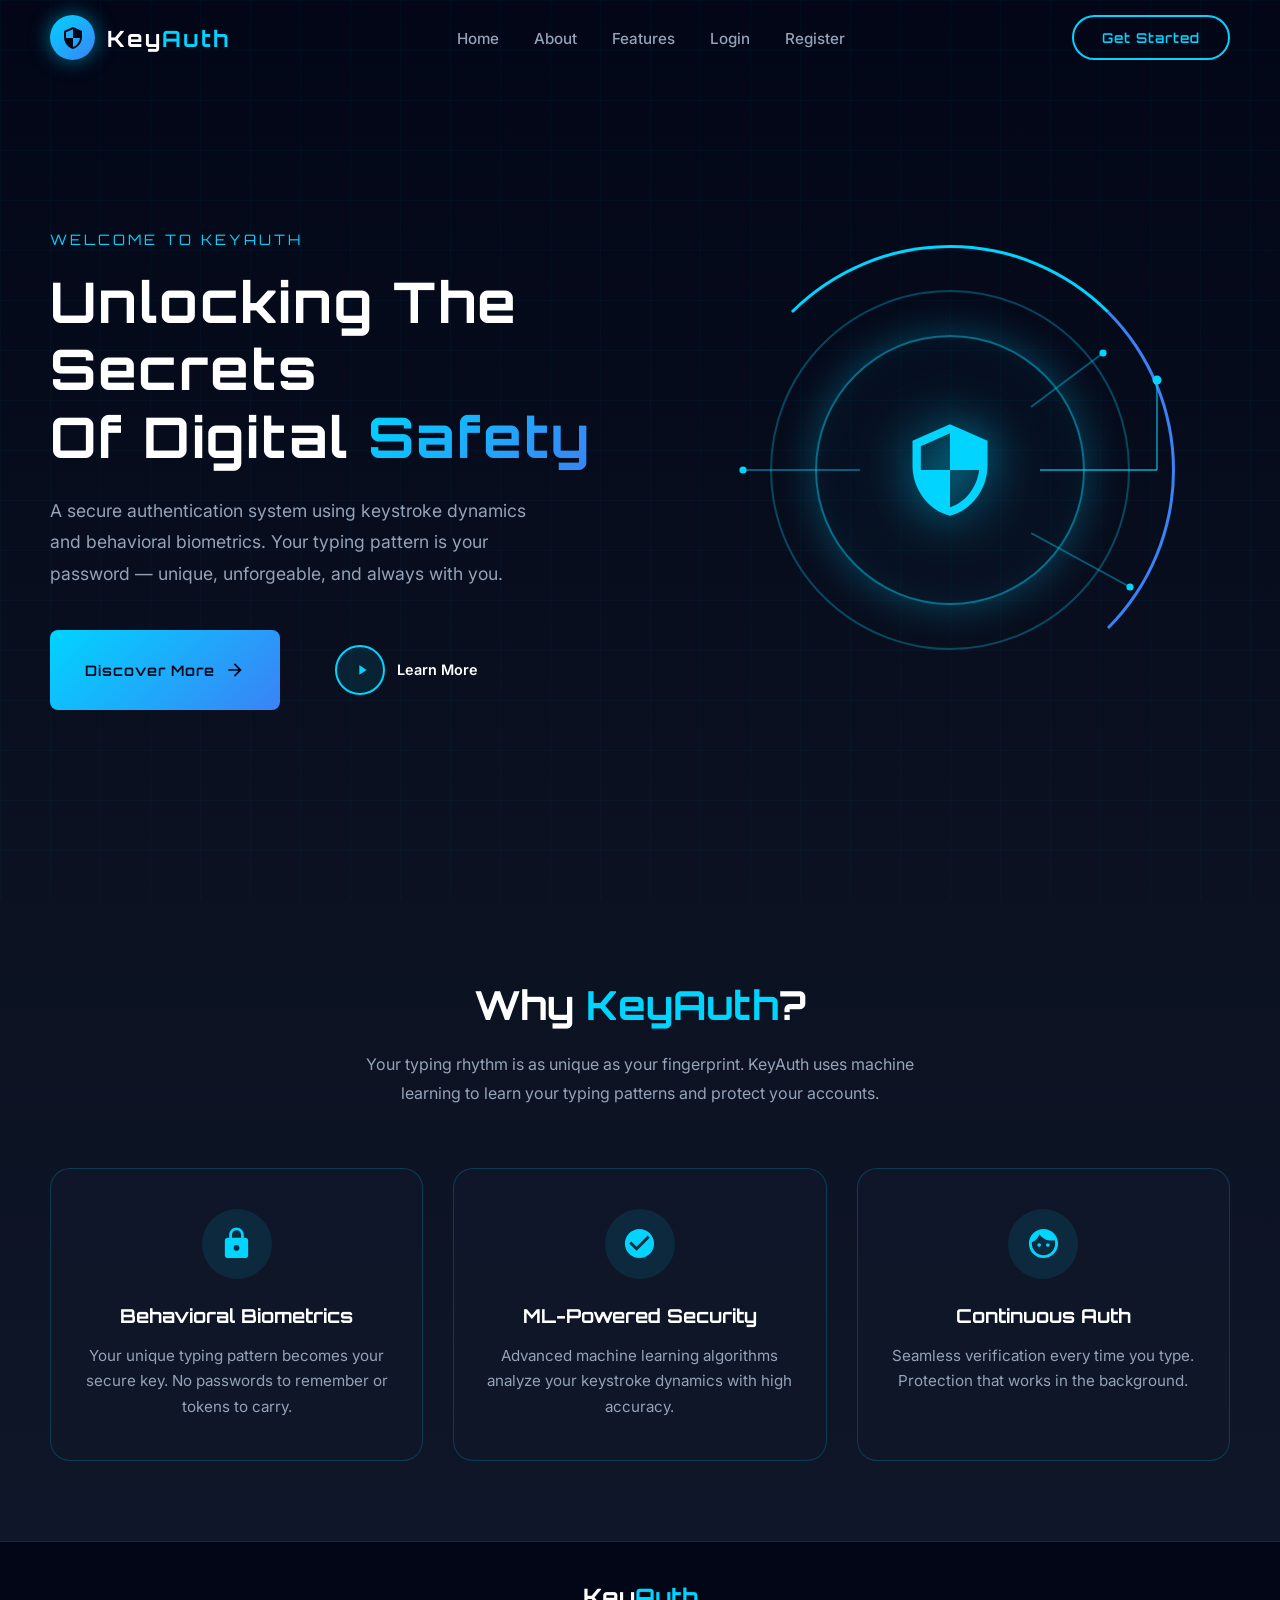
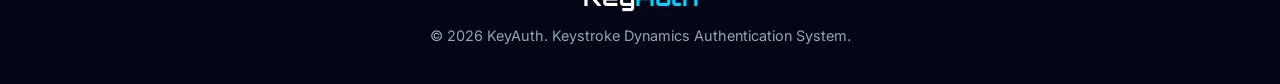
<file: frontend/index.html>
<!DOCTYPE html>
<html lang="en">
<head>
    <meta charset="UTF-8">
    <meta name="viewport" content="width=device-width, initial-scale=1.0">
    <title>KeyAuth - Keystroke Dynamics Authentication</title>
    <link rel="stylesheet" href="cyber-style.css">
    <link rel="icon" href="data:image/svg+xml,<svg xmlns='http://www.w3.org/2000/svg' viewBox='0 0 100 100'><text y='.9em' font-size='90'>🔐</text></svg>">
</head>
<body>
    <!-- Navbar -->
    <nav class="navbar" id="navbar">
        <a href="index.html" class="nav-logo">
            <div class="nav-logo-icon">
                <svg viewBox="0 0 24 24" xmlns="http://www.w3.org/2000/svg">
                    <path d="M12 1L3 5v6c0 5.55 3.84 10.74 9 12 5.16-1.26 9-6.45 9-12V5l-9-4zm0 10.99h7c-.53 4.12-3.28 7.79-7 8.94V12H5V6.3l7-3.11v8.8z"/>
                </svg>
            </div>
            <span class="nav-logo-text">Key<span>Auth</span></span>
        </a>
        
        <ul class="nav-links" id="navLinks">
            <li><a href="index.html">Home</a></li>
            <li><a href="#about">About</a></li>
            <li><a href="#features">Features</a></li>
            <li><a href="login.html">Login</a></li>
            <li><a href="register.html">Register</a></li>
        </ul>
        
        <a href="register.html" class="nav-cta">Get Started</a>
        
        <div class="nav-toggle" id="navToggle">
            <span></span>
            <span></span>
            <span></span>
        </div>
    </nav>

    <!-- Hero Section -->
    <section class="hero">
        <div class="hero-content">
            <div class="hero-text">
                <p class="hero-subtitle">Welcome To KeyAuth</p>
                <h1 class="hero-title">
                    Unlocking The Secrets<br>
                    Of Digital <span>Safety</span>
                </h1>
                <p class="hero-description">
                    A secure authentication system using keystroke dynamics and behavioral biometrics. 
                    Your typing pattern is your password — unique, unforgeable, and always with you.
                </p>
                <div class="hero-buttons">
                    <a href="register.html" class="btn-primary">
                        Discover More
                        <svg width="20" height="20" viewBox="0 0 24 24" fill="currentColor">
                            <path d="M12 4l-1.41 1.41L16.17 11H4v2h12.17l-5.58 5.59L12 20l8-8z"/>
                        </svg>
                    </a>
                    <a href="#features" class="btn-secondary">
                        <span class="btn-play-icon">
                            <svg viewBox="0 0 24 24">
                                <path d="M8 5v14l11-7z"/>
                            </svg>
                        </span>
                        Learn More
                    </a>
                </div>
            </div>
            
            <div class="hero-graphic">
                <div class="cyber-circle">
                    <div class="cyber-circle-outer"></div>
                    <div class="cyber-circle-middle"></div>
                    <div class="cyber-circle-inner">
                        <div class="cyber-shield-icon">
                            <svg viewBox="0 0 24 24" xmlns="http://www.w3.org/2000/svg">
                                <path d="M12 1L3 5v6c0 5.55 3.84 10.74 9 12 5.16-1.26 9-6.45 9-12V5l-9-4zm0 10.99h7c-.53 4.12-3.28 7.79-7 8.94V12H5V6.3l7-3.11v8.8z"/>
                            </svg>
                        </div>
                    </div>
                </div>
                
                <!-- Circuit decoration lines -->
                <svg class="circuit-lines" viewBox="0 0 500 500" style="position: absolute; width: 100%; height: 100%;">
                    <!-- Right side lines -->
                    <line x1="350" y1="250" x2="480" y2="250" stroke="#00d4ff" stroke-width="2" opacity="0.6"/>
                    <line x1="480" y1="250" x2="480" y2="150" stroke="#00d4ff" stroke-width="2" opacity="0.6"/>
                    <circle cx="480" cy="150" r="5" fill="#00d4ff"/>
                    
                    <line x1="340" y1="180" x2="420" y2="120" stroke="#00d4ff" stroke-width="2" opacity="0.4"/>
                    <circle cx="420" cy="120" r="4" fill="#00d4ff"/>
                    
                    <line x1="340" y1="320" x2="450" y2="380" stroke="#00d4ff" stroke-width="2" opacity="0.4"/>
                    <circle cx="450" cy="380" r="4" fill="#00d4ff"/>
                    
                    <!-- Left side lines -->
                    <line x1="150" y1="250" x2="20" y2="250" stroke="#00d4ff" stroke-width="2" opacity="0.4"/>
                    <circle cx="20" cy="250" r="4" fill="#00d4ff"/>
                </svg>
            </div>
        </div>
    </section>

    <!-- Features Section -->
    <section id="features" style="padding: 80px 50px; position: relative; z-index: 1;">
        <div style="max-width: 1200px; margin: 0 auto; text-align: center;">
            <h2 style="font-family: var(--font-primary); font-size: 2.5rem; margin-bottom: 20px; color: var(--text-primary);">
                Why <span style="color: var(--accent-primary);">KeyAuth</span>?
            </h2>
            <p style="color: var(--text-secondary); max-width: 600px; margin: 0 auto 60px; line-height: 1.8;">
                Your typing rhythm is as unique as your fingerprint. KeyAuth uses machine learning to learn your typing patterns and protect your accounts.
            </p>
            
            <div style="display: grid; grid-template-columns: repeat(auto-fit, minmax(300px, 1fr)); gap: 30px;">
                <!-- Feature 1 -->
                <div style="background: var(--bg-card); padding: 40px 30px; border-radius: 20px; border: 1px solid var(--border-color); transition: var(--transition);">
                    <div style="width: 70px; height: 70px; margin: 0 auto 25px; background: rgba(0, 212, 255, 0.1); border-radius: 50%; display: flex; align-items: center; justify-content: center;">
                        <svg width="35" height="35" viewBox="0 0 24 24" fill="#00d4ff">
                            <path d="M18 8h-1V6c0-2.76-2.24-5-5-5S7 3.24 7 6v2H6c-1.1 0-2 .9-2 2v10c0 1.1.9 2 2 2h12c1.1 0 2-.9 2-2V10c0-1.1-.9-2-2-2zm-6 9c-1.1 0-2-.9-2-2s.9-2 2-2 2 .9 2 2-.9 2-2 2zm3.1-9H8.9V6c0-1.71 1.39-3.1 3.1-3.1 1.71 0 3.1 1.39 3.1 3.1v2z"/>
                        </svg>
                    </div>
                    <h3 style="font-family: var(--font-primary); color: var(--text-primary); margin-bottom: 15px; font-size: 1.2rem;">Behavioral Biometrics</h3>
                    <p style="color: var(--text-secondary); line-height: 1.7; font-size: 0.95rem;">Your unique typing pattern becomes your secure key. No passwords to remember or tokens to carry.</p>
                </div>
                
                <!-- Feature 2 -->
                <div style="background: var(--bg-card); padding: 40px 30px; border-radius: 20px; border: 1px solid var(--border-color); transition: var(--transition);">
                    <div style="width: 70px; height: 70px; margin: 0 auto 25px; background: rgba(0, 212, 255, 0.1); border-radius: 50%; display: flex; align-items: center; justify-content: center;">
                        <svg width="35" height="35" viewBox="0 0 24 24" fill="#00d4ff">
                            <path d="M12 2C6.48 2 2 6.48 2 12s4.48 10 10 10 10-4.48 10-10S17.52 2 12 2zm-2 15l-5-5 1.41-1.41L10 14.17l7.59-7.59L19 8l-9 9z"/>
                        </svg>
                    </div>
                    <h3 style="font-family: var(--font-primary); color: var(--text-primary); margin-bottom: 15px; font-size: 1.2rem;">ML-Powered Security</h3>
                    <p style="color: var(--text-secondary); line-height: 1.7; font-size: 0.95rem;">Advanced machine learning algorithms analyze your keystroke dynamics with high accuracy.</p>
                </div>
                
                <!-- Feature 3 -->
                <div style="background: var(--bg-card); padding: 40px 30px; border-radius: 20px; border: 1px solid var(--border-color); transition: var(--transition);">
                    <div style="width: 70px; height: 70px; margin: 0 auto 25px; background: rgba(0, 212, 255, 0.1); border-radius: 50%; display: flex; align-items: center; justify-content: center;">
                        <svg width="35" height="35" viewBox="0 0 24 24" fill="#00d4ff">
                            <path d="M9 11.75c-.69 0-1.25.56-1.25 1.25s.56 1.25 1.25 1.25 1.25-.56 1.25-1.25-.56-1.25-1.25-1.25zm6 0c-.69 0-1.25.56-1.25 1.25s.56 1.25 1.25 1.25 1.25-.56 1.25-1.25-.56-1.25-1.25-1.25zM12 2C6.48 2 2 6.48 2 12s4.48 10 10 10 10-4.48 10-10S17.52 2 12 2zm0 18c-4.41 0-8-3.59-8-8 0-.29.02-.58.05-.86 2.36-1.05 4.23-2.98 5.21-5.37C11.07 8.33 14.05 10 17.42 10c.78 0 1.53-.09 2.25-.26.21.71.33 1.47.33 2.26 0 4.41-3.59 8-8 8z"/>
                        </svg>
                    </div>
                    <h3 style="font-family: var(--font-primary); color: var(--text-primary); margin-bottom: 15px; font-size: 1.2rem;">Continuous Auth</h3>
                    <p style="color: var(--text-secondary); line-height: 1.7; font-size: 0.95rem;">Seamless verification every time you type. Protection that works in the background.</p>
                </div>
            </div>
        </div>
    </section>

    <!-- Footer -->
    <footer class="footer">
        <div class="footer-content">
            <p class="footer-logo">Key<span>Auth</span></p>
            <p class="footer-text">© 2026 KeyAuth. Keystroke Dynamics Authentication System.</p>
        </div>
    </footer>

    <script>
        // Navbar scroll effect
        window.addEventListener('scroll', () => {
            const navbar = document.getElementById('navbar');
            if (window.scrollY > 50) {
                navbar.classList.add('scrolled');
            } else {
                navbar.classList.remove('scrolled');
            }
        });

        // Mobile nav toggle
        document.getElementById('navToggle').addEventListener('click', () => {
            document.getElementById('navLinks').classList.toggle('active');
        });
    </script>
</body>
</html>
</file>
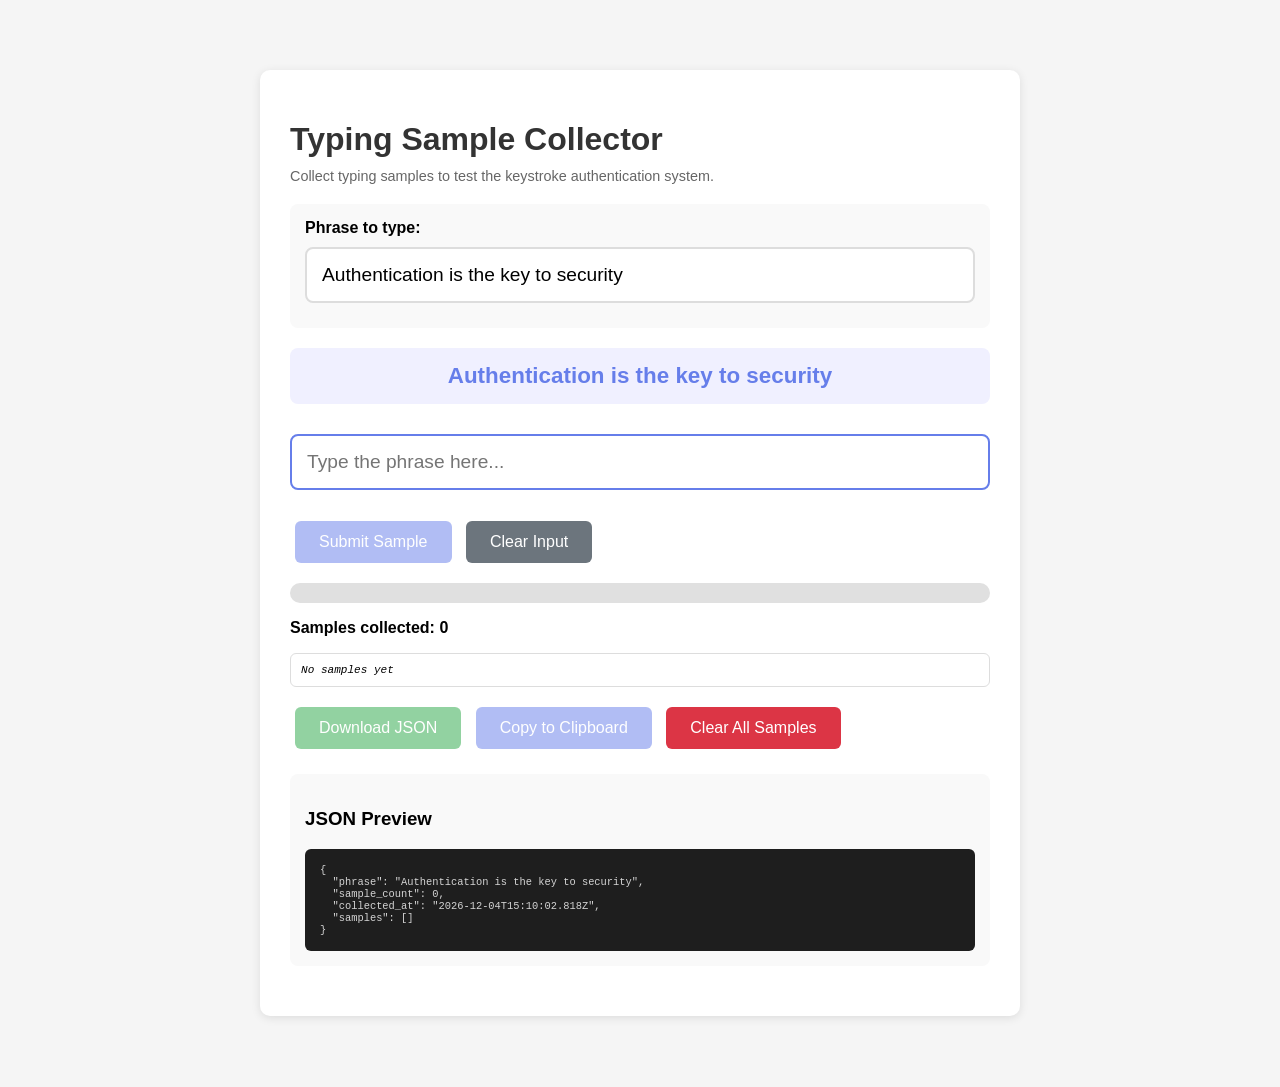
<file: collect_samples.html>
<!DOCTYPE html>
<html lang="en">
<head>
    <meta charset="UTF-8">
    <meta name="viewport" content="width=device-width, initial-scale=1.0">
    <title>Collect Typing Samples</title>
    <style>
        * { box-sizing: border-box; }
        body {
            font-family: -apple-system, BlinkMacSystemFont, 'Segoe UI', Roboto, sans-serif;
            max-width: 800px;
            margin: 50px auto;
            padding: 20px;
            background: #f5f5f5;
        }
        .container {
            background: white;
            padding: 30px;
            border-radius: 10px;
            box-shadow: 0 2px 10px rgba(0,0,0,0.1);
        }
        h1 { color: #333; margin-bottom: 10px; }
        .phrase {
            font-size: 1.4em;
            font-weight: bold;
            color: #667eea;
            padding: 15px;
            background: #f0f0ff;
            border-radius: 8px;
            margin: 20px 0;
            text-align: center;
        }
        input[type="text"] {
            width: 100%;
            padding: 15px;
            font-size: 1.2em;
            border: 2px solid #ddd;
            border-radius: 8px;
            margin: 10px 0;
        }
        input:focus { outline: none; border-color: #667eea; }
        button {
            padding: 12px 24px;
            font-size: 1em;
            border: none;
            border-radius: 6px;
            cursor: pointer;
            margin: 5px;
        }
        button:disabled { opacity: 0.5; cursor: not-allowed; }
        .btn-primary { background: #667eea; color: white; }
        .btn-success { background: #28a745; color: white; }
        .btn-danger { background: #dc3545; color: white; }
        .btn-secondary { background: #6c757d; color: white; }
        .progress-bar {
            height: 20px;
            background: #e0e0e0;
            border-radius: 10px;
            margin: 15px 0;
            overflow: hidden;
        }
        .progress-fill {
            height: 100%;
            background: linear-gradient(90deg, #667eea, #764ba2);
            transition: width 0.3s;
        }
        .match { color: #28a745; }
        .no-match { color: #dc3545; }
        .sample-list {
            max-height: 200px;
            overflow-y: auto;
            border: 1px solid #ddd;
            border-radius: 6px;
            margin: 15px 0;
            padding: 10px;
            font-family: monospace;
            font-size: 0.85em;
        }
        .sample-item {
            padding: 5px;
            border-bottom: 1px solid #eee;
            display: flex;
            justify-content: space-between;
        }
        .sample-item:last-child { border-bottom: none; }
        .info { color: #666; font-size: 0.9em; margin: 10px 0; }
        .section { margin: 20px 0; padding: 15px; background: #f9f9f9; border-radius: 8px; }
        .json-preview {
            background: #1e1e1e;
            color: #d4d4d4;
            padding: 15px;
            border-radius: 6px;
            font-family: monospace;
            font-size: 0.8em;
            max-height: 300px;
            overflow: auto;
            white-space: pre-wrap;
        }
    </style>
</head>
<body>
    <div class="container">
        <h1>Typing Sample Collector</h1>
        <p class="info">Collect typing samples to test the keystroke authentication system.</p>

        <div class="section">
            <label><strong>Phrase to type:</strong></label>
            <input type="text" id="phraseInput" value="Authentication is the key to security" placeholder="Enter phrase...">
        </div>

        <div class="phrase" id="phraseDisplay">Authentication is the key to security</div>
        
        <input type="text" id="typingInput" placeholder="Type the phrase here..." autocomplete="off">
        <p id="matchStatus"></p>

        <div>
            <button id="submitBtn" class="btn-primary" disabled>Submit Sample</button>
            <button id="clearInputBtn" class="btn-secondary">Clear Input</button>
        </div>

        <div class="progress-bar">
            <div class="progress-fill" id="progressFill" style="width: 0%"></div>
        </div>
        <p><strong>Samples collected: <span id="sampleCount">0</span></strong></p>

        <div class="sample-list" id="sampleList">
            <em>No samples yet</em>
        </div>

        <div>
            <button id="downloadBtn" class="btn-success" disabled>Download JSON</button>
            <button id="copyBtn" class="btn-primary" disabled>Copy to Clipboard</button>
            <button id="clearAllBtn" class="btn-danger">Clear All Samples</button>
        </div>

        <div class="section">
            <h3>JSON Preview</h3>
            <div class="json-preview" id="jsonPreview">{ "samples": [] }</div>
        </div>
    </div>

    <script>
        let allSamples = [];
        let currentKeystrokes = [];
        
        const phraseInput = document.getElementById('phraseInput');
        const phraseDisplay = document.getElementById('phraseDisplay');
        const typingInput = document.getElementById('typingInput');
        const matchStatus = document.getElementById('matchStatus');
        const submitBtn = document.getElementById('submitBtn');
        const downloadBtn = document.getElementById('downloadBtn');
        const copyBtn = document.getElementById('copyBtn');
        const sampleCount = document.getElementById('sampleCount');
        const progressFill = document.getElementById('progressFill');
        const sampleList = document.getElementById('sampleList');
        const jsonPreview = document.getElementById('jsonPreview');

        // Update phrase when input changes
        phraseInput.addEventListener('input', () => {
            phraseDisplay.textContent = phraseInput.value;
        });

        // Capture keystrokes
        typingInput.addEventListener('keydown', (e) => {
            currentKeystrokes.push({
                key: e.key,
                type: 'down',
                time: Math.round(performance.now())
            });
        });

        typingInput.addEventListener('keyup', (e) => {
            currentKeystrokes.push({
                key: e.key,
                type: 'up',
                time: Math.round(performance.now())
            });
            updateMatchStatus();
        });

        function updateMatchStatus() {
            const phrase = phraseInput.value;
            const typed = typingInput.value;
            
            if (typed === phrase) {
                matchStatus.textContent = '✓ Phrase matches - Click "Submit Sample"';
                matchStatus.className = 'match';
                submitBtn.disabled = false;
            } else if (phrase.startsWith(typed)) {
                matchStatus.textContent = `${typed.length}/${phrase.length} characters`;
                matchStatus.className = '';
                submitBtn.disabled = true;
            } else {
                matchStatus.textContent = '✗ Mismatch detected';
                matchStatus.className = 'no-match';
                submitBtn.disabled = true;
            }
        }

        function updateUI() {
            sampleCount.textContent = allSamples.length;
            progressFill.style.width = `${Math.min(100, (allSamples.length / 20) * 100)}%`;
            
            downloadBtn.disabled = allSamples.length === 0;
            copyBtn.disabled = allSamples.length === 0;

            // Update sample list
            if (allSamples.length === 0) {
                sampleList.innerHTML = '<em>No samples yet</em>';
            } else {
                sampleList.innerHTML = allSamples.map((sample, i) => {
                    const duration = sample[sample.length - 1].time - sample[0].time;
                    return `<div class="sample-item">
                        <span>Sample ${i + 1}</span>
                        <span>${sample.length} events, ${Math.round(duration)}ms</span>
                    </div>`;
                }).join('');
            }

            // Update JSON preview
            updateJsonPreview();
        }

        function getJsonData() {
            return {
                phrase: phraseInput.value,
                samples: allSamples,
                collected_at: new Date().toISOString(),
                sample_count: allSamples.length
            };
        }

        function updateJsonPreview() {
            const data = getJsonData();
            // Show truncated preview
            const preview = {
                phrase: data.phrase,
                sample_count: data.sample_count,
                collected_at: data.collected_at,
                samples: data.samples.length > 0 
                    ? [`[${data.samples[0].length} events...]`, `... ${data.samples.length - 1} more samples`]
                    : []
            };
            jsonPreview.textContent = JSON.stringify(preview, null, 2);
        }

        // Submit sample
        submitBtn.addEventListener('click', () => {
            if (typingInput.value !== phraseInput.value) return;

            // Normalize timestamps (start from 0)
            const startTime = currentKeystrokes[0]?.time || 0;
            const normalizedSample = currentKeystrokes.map(k => ({
                ...k,
                time: k.time - startTime
            }));

            allSamples.push(normalizedSample);
            currentKeystrokes = [];
            typingInput.value = '';
            matchStatus.textContent = '';
            submitBtn.disabled = true;
            
            updateUI();
            typingInput.focus();
        });

        // Clear input
        document.getElementById('clearInputBtn').addEventListener('click', () => {
            typingInput.value = '';
            currentKeystrokes = [];
            matchStatus.textContent = '';
            submitBtn.disabled = true;
            typingInput.focus();
        });

        // Clear all samples
        document.getElementById('clearAllBtn').addEventListener('click', () => {
            if (allSamples.length > 0 && !confirm('Delete all samples?')) return;
            allSamples = [];
            updateUI();
        });

        // Download JSON
        downloadBtn.addEventListener('click', () => {
            const data = getJsonData();
            const blob = new Blob([JSON.stringify(data, null, 2)], { type: 'application/json' });
            const url = URL.createObjectURL(blob);
            const a = document.createElement('a');
            a.href = url;
            a.download = `typing_samples_${Date.now()}.json`;
            a.click();
            URL.revokeObjectURL(url);
        });

        // Copy to clipboard
        copyBtn.addEventListener('click', async () => {
            const data = getJsonData();
            try {
                await navigator.clipboard.writeText(JSON.stringify(data, null, 2));
                copyBtn.textContent = 'Copied!';
                setTimeout(() => { copyBtn.textContent = 'Copy to Clipboard'; }, 2000);
            } catch (err) {
                alert('Failed to copy');
            }
        });

        // Initialize
        updateUI();
        typingInput.focus();
    </script>
</body>
</html>
</file>
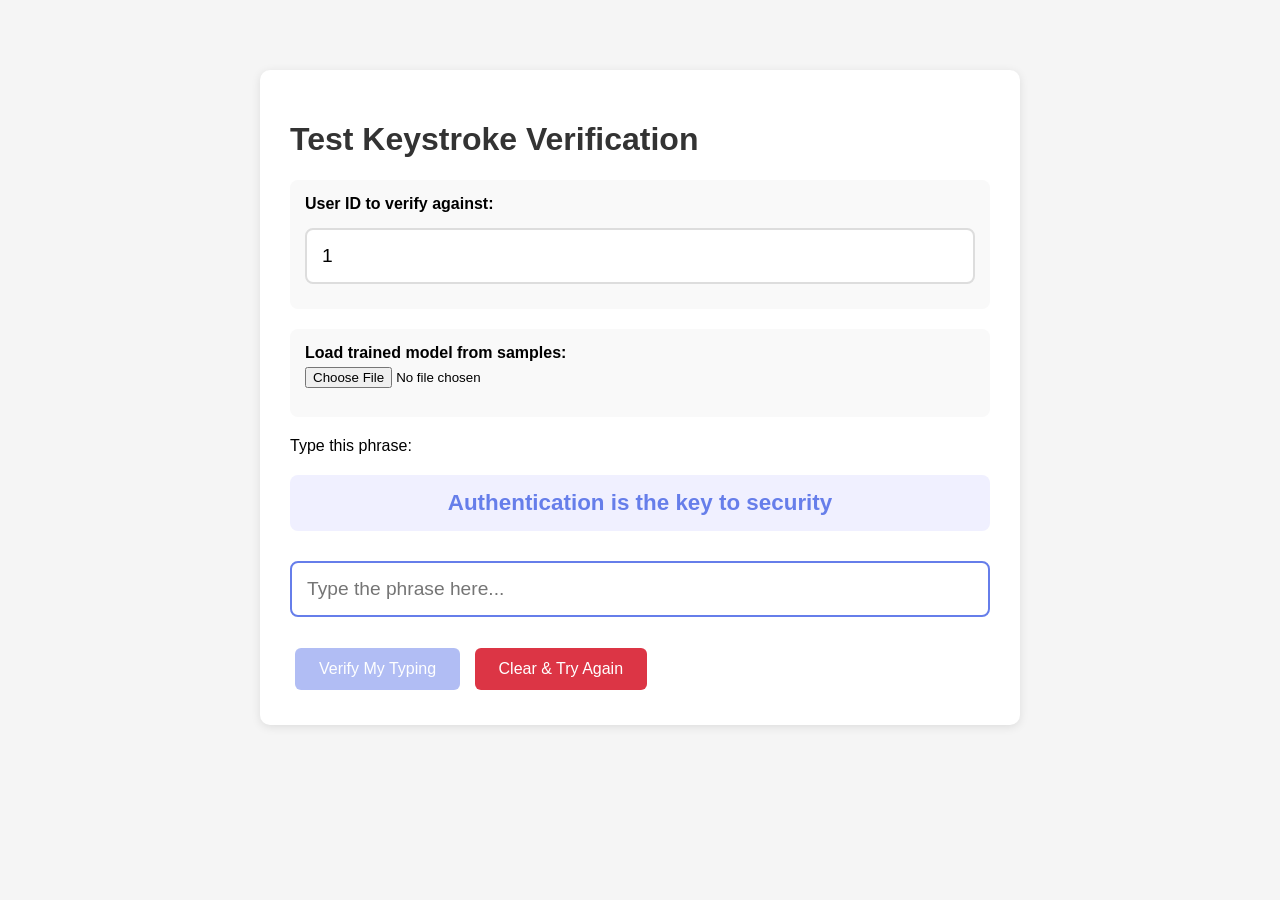
<file: test_verification.html>
<!DOCTYPE html>
<html lang="en">
<head>
    <meta charset="UTF-8">
    <meta name="viewport" content="width=device-width, initial-scale=1.0">
    <title>Test Verification</title>
    <style>
        * { box-sizing: border-box; }
        body {
            font-family: -apple-system, BlinkMacSystemFont, 'Segoe UI', Roboto, sans-serif;
            max-width: 800px;
            margin: 50px auto;
            padding: 20px;
            background: #f5f5f5;
        }
        .container {
            background: white;
            padding: 30px;
            border-radius: 10px;
            box-shadow: 0 2px 10px rgba(0,0,0,0.1);
        }
        h1 { color: #333; }
        .phrase {
            font-size: 1.4em;
            font-weight: bold;
            color: #667eea;
            padding: 15px;
            background: #f0f0ff;
            border-radius: 8px;
            margin: 20px 0;
            text-align: center;
        }
        input[type="text"], input[type="number"] {
            width: 100%;
            padding: 15px;
            font-size: 1.2em;
            border: 2px solid #ddd;
            border-radius: 8px;
            margin: 10px 0;
        }
        input:focus { outline: none; border-color: #667eea; }
        button {
            padding: 12px 24px;
            font-size: 1em;
            border: none;
            border-radius: 6px;
            cursor: pointer;
            margin: 5px;
        }
        button:disabled { opacity: 0.5; cursor: not-allowed; }
        .btn-primary { background: #667eea; color: white; }
        .btn-success { background: #28a745; color: white; }
        .btn-danger { background: #dc3545; color: white; }
        .match { color: #28a745; font-weight: bold; }
        .no-match { color: #dc3545; }
        .result {
            margin: 20px 0;
            padding: 20px;
            border-radius: 8px;
            font-size: 1.1em;
        }
        .result.verified { background: #d4edda; border: 2px solid #28a745; }
        .result.suspicious { background: #f8d7da; border: 2px solid #dc3545; }
        .scores { font-family: monospace; margin-top: 10px; }
        .section { margin: 20px 0; padding: 15px; background: #f9f9f9; border-radius: 8px; }
        label { font-weight: bold; display: block; margin-bottom: 5px; }
    </style>
</head>
<body>
    <div class="container">
        <h1>Test Keystroke Verification</h1>
        
        <div class="section">
            <label>User ID to verify against:</label>
            <input type="number" id="userId" value="1" min="1">
        </div>
        
        <div class="section">
            <label>Load trained model from samples:</label>
            <input type="file" id="loadModel" accept=".json">
            <p id="modelStatus" style="color: #666; font-size: 0.9em;"></p>
        </div>
        
        <p>Type this phrase:</p>
        <div class="phrase" id="phraseDisplay">Authentication is the key to security</div>
        
        <input type="text" id="typingInput" placeholder="Type the phrase here..." autocomplete="off">
        <p id="matchStatus"></p>
        
        <div>
            <button id="verifyBtn" class="btn-primary" disabled>Verify My Typing</button>
            <button id="clearBtn" class="btn-danger">Clear & Try Again</button>
        </div>
        
        <div id="result" class="result" style="display: none;"></div>
    </div>

    <script>
        const PHRASE = "Authentication is the key to security";
        let keystrokes = [];
        
        const input = document.getElementById('typingInput');
        const verifyBtn = document.getElementById('verifyBtn');
        const clearBtn = document.getElementById('clearBtn');
        const matchStatus = document.getElementById('matchStatus');
        const resultDiv = document.getElementById('result');

        input.addEventListener('keydown', (e) => {
            keystrokes.push({
                key: e.key,
                type: 'down',
                time: Math.round(performance.now())
            });
        });

        input.addEventListener('keyup', (e) => {
            keystrokes.push({
                key: e.key,
                type: 'up',
                time: Math.round(performance.now())
            });
            updateMatchStatus();
        });

        function updateMatchStatus() {
            const typed = input.value;
            if (typed === PHRASE) {
                matchStatus.textContent = '✓ Phrase matches - Click "Verify My Typing"';
                matchStatus.className = 'match';
                verifyBtn.disabled = false;
            } else if (PHRASE.startsWith(typed)) {
                matchStatus.textContent = `${typed.length}/${PHRASE.length} characters`;
                matchStatus.className = '';
                verifyBtn.disabled = true;
            } else {
                matchStatus.textContent = '✗ Mismatch - clear and try again';
                matchStatus.className = 'no-match';
                verifyBtn.disabled = true;
            }
        }

        clearBtn.addEventListener('click', () => {
            input.value = '';
            keystrokes = [];
            matchStatus.textContent = '';
            verifyBtn.disabled = true;
            resultDiv.style.display = 'none';
            input.focus();
        });

        verifyBtn.addEventListener('click', async () => {
            const userId = parseInt(document.getElementById('userId').value);
            
            verifyBtn.disabled = true;
            verifyBtn.textContent = 'Verifying...';
            resultDiv.style.display = 'none';

            // Normalize timestamps to start from 0
            const startTime = keystrokes.length > 0 ? keystrokes[0].time : 0;
            const normalizedKeystrokes = keystrokes.map(k => ({
                ...k,
                time: k.time - startTime
            }));

            try {
                const res = await fetch('http://localhost:8000/verify', {
                    method: 'POST',
                    headers: { 'Content-Type': 'application/json' },
                    body: JSON.stringify({
                        user_id: userId,
                        keystrokes: normalizedKeystrokes
                    })
                });

                const data = await res.json();

                if (!res.ok) {
                    resultDiv.innerHTML = `<strong>Error:</strong> ${data.detail || 'Verification failed'}`;
                    resultDiv.className = 'result suspicious';
                } else {
                    const status = data.status;
                    const confidence = (data.confidence * 100).toFixed(1);
                    const scores = data.model_scores || {};
                    
                    resultDiv.innerHTML = `
                        <strong>Status: ${status.toUpperCase()}</strong><br>
                        Confidence: ${confidence}%<br>
                        <div class="scores">
                            SVM: ${(scores.svm * 100).toFixed(0)}% | 
                            IsoForest: ${(scores.iforest * 100).toFixed(0)}% | 
                            DTW: ${(scores.dtw * 100).toFixed(0)}%
                        </div>
                    `;
                    resultDiv.className = `result ${status}`;
                }
                
                resultDiv.style.display = 'block';
            } catch (err) {
                resultDiv.innerHTML = `<strong>Error:</strong> Cannot connect to server (is backend running on port 8000?)`;
                resultDiv.className = 'result suspicious';
                resultDiv.style.display = 'block';
            }

            verifyBtn.disabled = false;
            verifyBtn.textContent = 'Verify My Typing';
        });

        // Load model from JSON samples file
        document.getElementById('loadModel').addEventListener('change', async (e) => {
            const file = e.target.files[0];
            if (!file) return;

            const modelStatus = document.getElementById('modelStatus');
            modelStatus.textContent = 'Loading samples...';
            modelStatus.style.color = '#667eea';

            const reader = new FileReader();
            reader.onload = async (event) => {
                try {
                    const data = JSON.parse(event.target.result);
                    const samples = data.samples || [];
                    
                    if (samples.length < 20) {
                        modelStatus.textContent = `Error: Only ${samples.length} samples. Need 20 for training.`;
                        modelStatus.style.color = '#dc3545';
                        return;
                    }

                    // Register/train with these samples
                    modelStatus.textContent = 'Training model...';
                    
                    const res = await fetch('http://localhost:8000/register', {
                        method: 'POST',
                        headers: { 'Content-Type': 'application/json' },
                        body: JSON.stringify({
                            username: 'testuser_' + Date.now(),
                            email: 'test@example.com',
                            password: 'testpass123',
                            samples: samples.slice(0, 20)
                        })
                    });

                    const result = await res.json();

                    if (res.ok) {
                        const userId = result.user_id;
                        document.getElementById('userId').value = userId;
                        modelStatus.textContent = `✓ Model trained! User ID: ${userId}`;
                        modelStatus.style.color = '#28a745';
                    } else {
                        modelStatus.textContent = `Error: ${result.detail || 'Training failed'}`;
                        modelStatus.style.color = '#dc3545';
                    }
                } catch (err) {
                    modelStatus.textContent = `Error: ${err.message}`;
                    modelStatus.style.color = '#dc3545';
                }
            };
            reader.readAsText(file);
            e.target.value = ''; // Reset input
        });

        input.focus();
    </script>
</body>
</html>
</file>
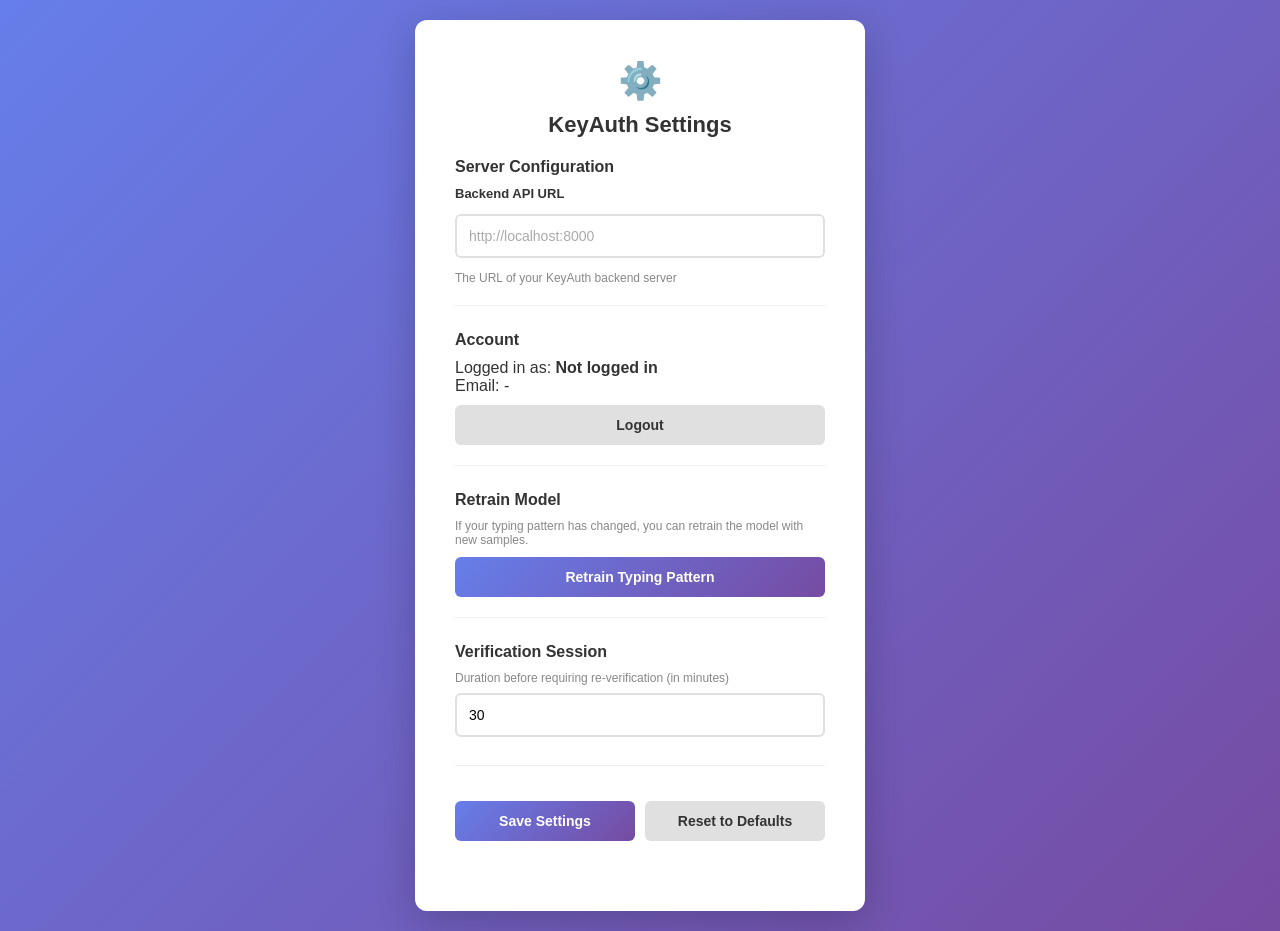
<file: extension/options.html>
<!DOCTYPE html>
<html lang="en">
<head>
  <meta charset="UTF-8">
  <meta name="viewport" content="width=device-width, initial-scale=1.0">
  <title>KeyAuth - Settings</title>
  <link rel="stylesheet" href="style.css">
</head>
<body class="fullpage">
  <div class="container">
    <div class="header">
      <span class="logo">⚙️</span>
      <h1>KeyAuth Settings</h1>
    </div>

    <div class="settings-section">
      <h3>Server Configuration</h3>
      <label for="apiUrl">Backend API URL</label>
      <input type="text" id="apiUrl" placeholder="http://localhost:8000">
      <p class="hint">The URL of your KeyAuth backend server</p>
    </div>

    <div class="settings-section">
      <h3>Account</h3>
      <div id="accountInfo">
        <p>Logged in as: <strong id="currentUser">Not logged in</strong></p>
        <p>Email: <span id="currentEmail">-</span></p>
      </div>
      <button id="logoutBtn" class="secondary-btn">Logout</button>
    </div>

    <div class="settings-section">
      <h3>Retrain Model</h3>
      <p class="hint">If your typing pattern has changed, you can retrain the model with new samples.</p>
      <button id="retrainBtn">Retrain Typing Pattern</button>
    </div>

    <div class="settings-section">
      <h3>Verification Session</h3>
      <p class="hint">Duration before requiring re-verification (in minutes)</p>
      <input type="number" id="sessionDuration" min="5" max="120" value="30">
    </div>

    <div class="button-group">
      <button id="saveBtn">Save Settings</button>
      <button id="resetBtn" class="secondary-btn">Reset to Defaults</button>
    </div>

    <div id="settingsMessage" class="message"></div>
  </div>

  <script src="options.js"></script>
</body>
</html>
</file>
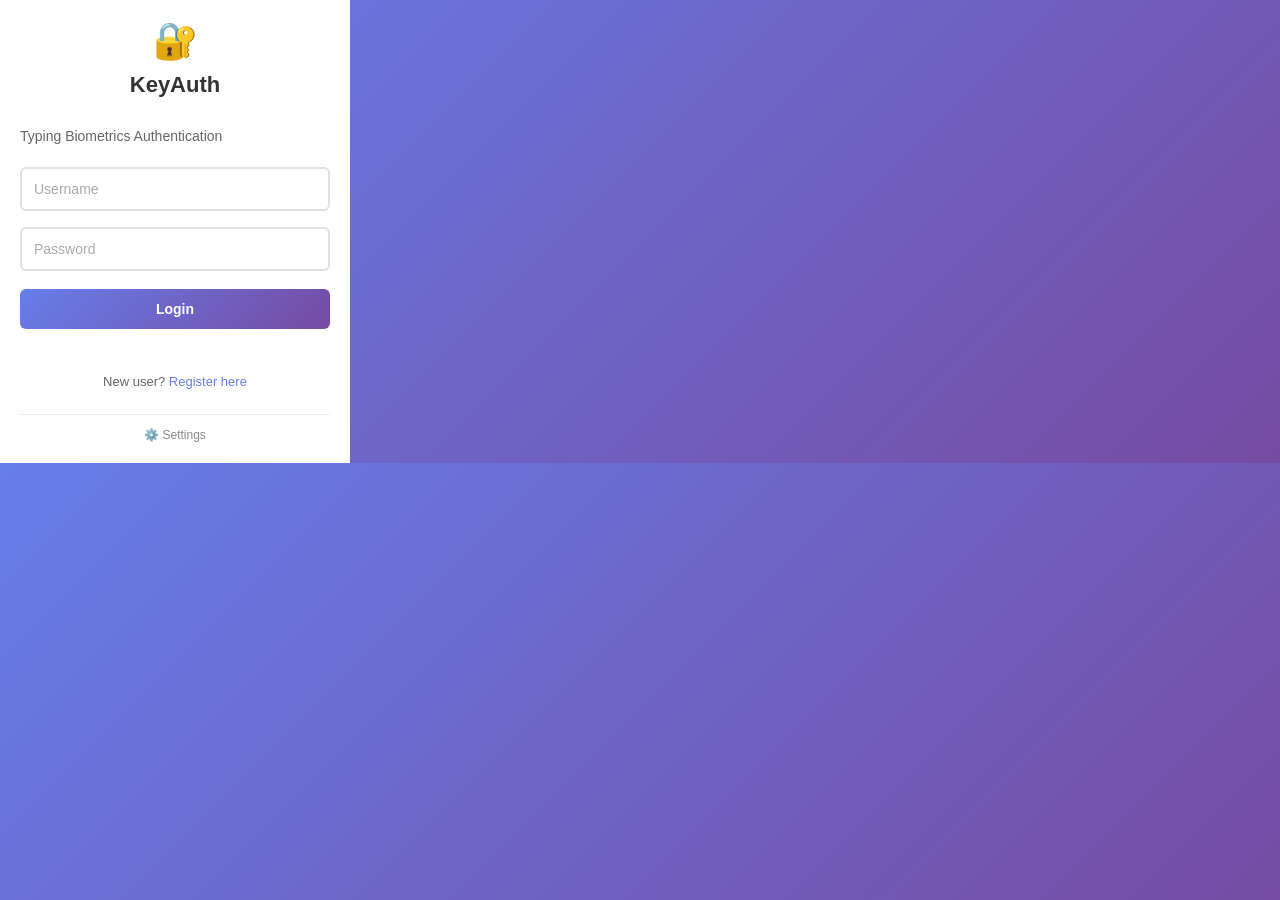
<file: extension/popup.html>
<!DOCTYPE html>
<html lang="en">
<head>
  <meta charset="UTF-8">
  <meta name="viewport" content="width=device-width, initial-scale=1.0">
  <title>KeyAuth</title>
  <link rel="stylesheet" href="style.css">
</head>
<body>
  <div class="popup-container">
    <!-- Header -->
    <div class="popup-header">
      <span class="logo">🔐</span>
      <h1>KeyAuth</h1>
    </div>

    <!-- Not Logged In State -->
    <div id="loginSection" class="section">
      <p class="subtitle">Typing Biometrics Authentication</p>
      
      <div id="loginForm">
        <input type="text" id="username" placeholder="Username" autocomplete="username">
        <input type="password" id="password" placeholder="Password" autocomplete="current-password">
        <button id="loginBtn">Login</button>
        <div id="loginMessage" class="message"></div>
      </div>
      
      <div class="link">
        New user? <a href="register.html" target="_blank">Register here</a>
      </div>
    </div>

    <!-- Logged In - Status State (no pending login) -->
    <div id="statusSection" class="section" style="display: none;">
      <div class="user-info">
        <span class="user-icon">👤</span>
        <span id="statusUser"></span>
        <button id="statusLogoutBtn" class="small-btn">Logout</button>
      </div>
      
      <div class="status-box">
        <div class="status-icon">✓</div>
        <h3>KeyAuth Active</h3>
        <p>You're logged in and protected. Typing verification will be required when you sign in to Gmail.</p>
      </div>
      
      <div class="link">
        <a href="options.html" target="_blank">⚙️ Settings</a>
      </div>
    </div>

    <!-- Logged In - Verification State (Gmail login pending) -->
    <div id="verifySection" class="section" style="display: none;">
      <div class="user-info">
        <span class="user-icon">👤</span>
        <span id="loggedInUser"></span>
        <button id="logoutBtn" class="small-btn">Logout</button>
      </div>
      
      <div id="gmailPending">
        <div class="alert">
          <strong>Gmail Login Detected</strong>
          <p>Verify your identity to proceed with: <span id="gmailEmail"></span></p>
        </div>
      </div>
      
      <div class="verify-box">
        <p class="instruction">Type the phrase below to verify:</p>
        <p class="phrase" id="phraseDisplay">Loading...</p>
        <input type="text" id="typingInput" placeholder="Type the phrase here..." autocomplete="off">
        <div id="matchStatus" class="match-status"></div>
        <button id="verifyBtn" disabled>Verify Identity</button>
        <div id="verifyMessage" class="message"></div>
      </div>
      
      <!-- OTP Fallback -->
      <div id="otpSection" class="otp-section" style="display: none;">
        <div class="otp-header">
          <h3>⚠️ Typing Verification Failed</h3>
          <p>Your typing pattern didn't match. Use email OTP as backup.</p>
        </div>
        <button id="requestOtpBtn">Send OTP to Email</button>
        
        <div id="otpInputSection" class="otp-input-section">
          <p id="otpSentMsg" class="otp-sent-msg"></p>
          <input type="text" id="otpInput" placeholder="000000" maxlength="6">
          <button id="verifyOtpBtn">Verify OTP</button>
        </div>
        <div id="otpMessage" class="message"></div>
        <button id="retryTypingBtn" class="secondary-btn">Try Typing Again</button>
      </div>
    </div>

    <!-- Success State -->
    <div id="successSection" class="section" style="display: none;">
      <div class="success-box">
        <span class="success-icon">✓</span>
        <h2>Verified!</h2>
        <p>Your identity has been confirmed.</p>
        <p class="confidence">Confidence: <span id="confidenceScore">--</span>%</p>
        <button id="doneBtn">Done</button>
      </div>
    </div>

    <!-- Footer -->
    <div class="popup-footer">
      <a href="options.html" target="_blank">⚙️ Settings</a>
    </div>
  </div>

  <script src="popup.js"></script>
</body>
</html>
</file>
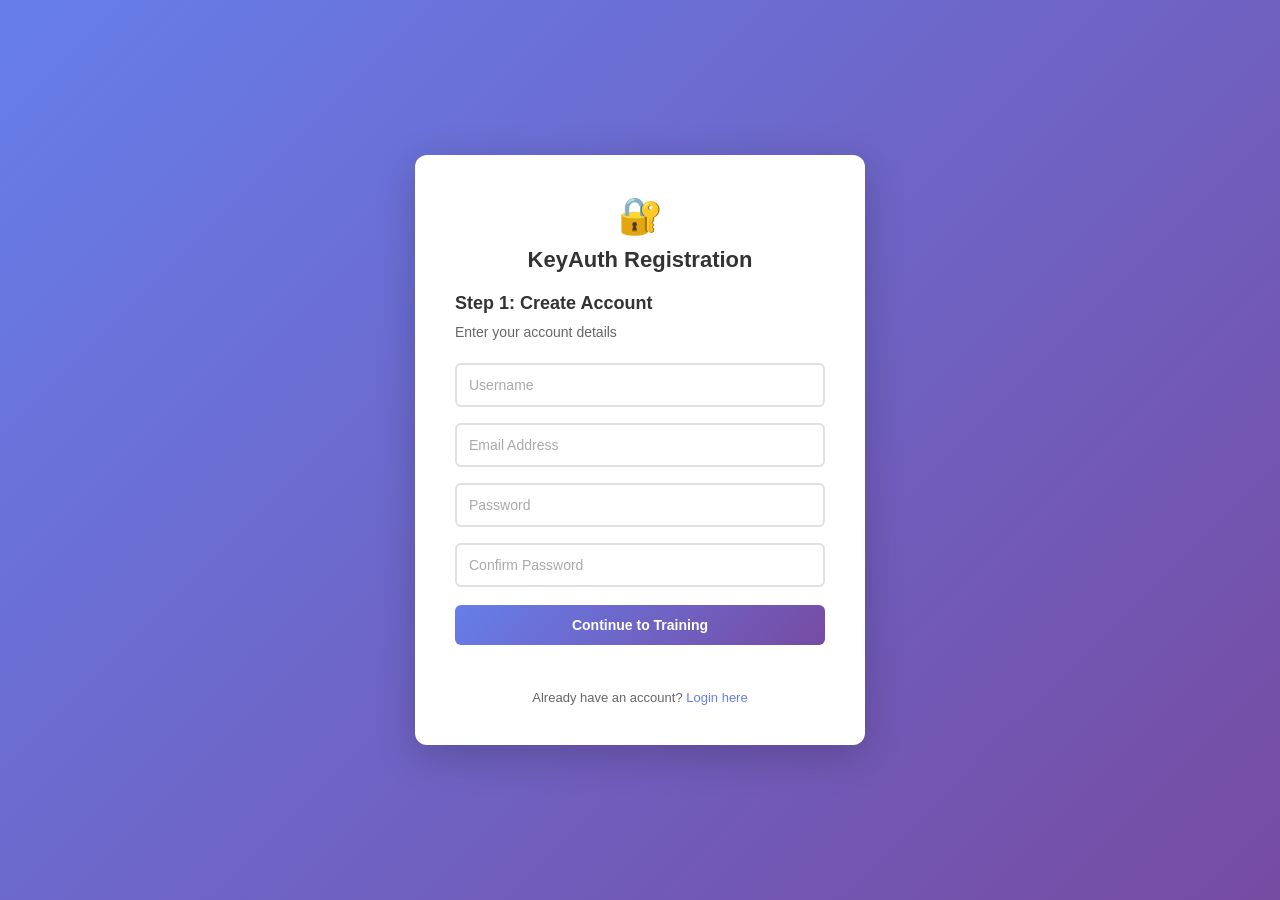
<file: extension/register.html>
<!DOCTYPE html>
<html lang="en">
<head>
  <meta charset="UTF-8">
  <meta name="viewport" content="width=device-width, initial-scale=1.0">
  <title>KeyAuth - Register</title>
  <link rel="stylesheet" href="style.css">
</head>
<body class="fullpage">
  <div class="container">
    <div class="header">
      <span class="logo">🔐</span>
      <h1>KeyAuth Registration</h1>
    </div>

    <!-- Step 1: Account Details -->
    <div id="step1" class="step">
      <h2>Step 1: Create Account</h2>
      <p class="subtitle">Enter your account details</p>
      
      <input type="text" id="username" placeholder="Username" autocomplete="username">
      <input type="email" id="email" placeholder="Email Address" autocomplete="email">
      <input type="password" id="password" placeholder="Password" autocomplete="new-password">
      <input type="password" id="confirmPassword" placeholder="Confirm Password" autocomplete="new-password">
      
      <button id="nextStepBtn">Continue to Training</button>
      <div id="step1Message" class="message"></div>
      
      <div class="link">
        Already have an account? <a href="popup.html">Login here</a>
      </div>
    </div>

    <!-- Step 2: Typing Training -->
    <div id="step2" class="step" style="display: none;">
      <h2>Step 2: Train Your Typing Pattern</h2>
      <p class="subtitle">Type the phrase below <strong>20 times</strong> to train your unique typing pattern</p>
      
      <div class="progress-section">
        <span>Samples collected: <strong id="sampleCount">0</strong> / 20</span>
        <div class="progress-bar">
          <div class="progress-fill" id="progressFill"></div>
        </div>
      </div>
      
      <p class="phrase" id="phraseDisplay">Loading phrase...</p>
      
      <input type="text" id="typingInput" placeholder="Type the phrase here..." autocomplete="off">
      <div id="matchStatus" class="match-status"></div>
      
      <button id="submitSampleBtn" disabled>Submit Sample</button>
      <button id="registerBtn" style="display: none;">Complete Registration</button>
      
      <div id="step2Message" class="message"></div>
      
      <button id="backBtn" class="secondary-btn">Back to Step 1</button>
    </div>

    <!-- Step 3: Success -->
    <div id="step3" class="step" style="display: none;">
      <div class="success-box">
        <div class="success-icon">✓</div>
        <h2>Registration Complete!</h2>
        <p>Your account has been created and your typing pattern has been trained.</p>
        <p>You can now use KeyAuth to verify your identity during Gmail login.</p>
        <button id="goToLoginBtn">Go to Login</button>
      </div>
    </div>
  </div>

  <script src="register.js"></script>
</body>
</html>
</file>
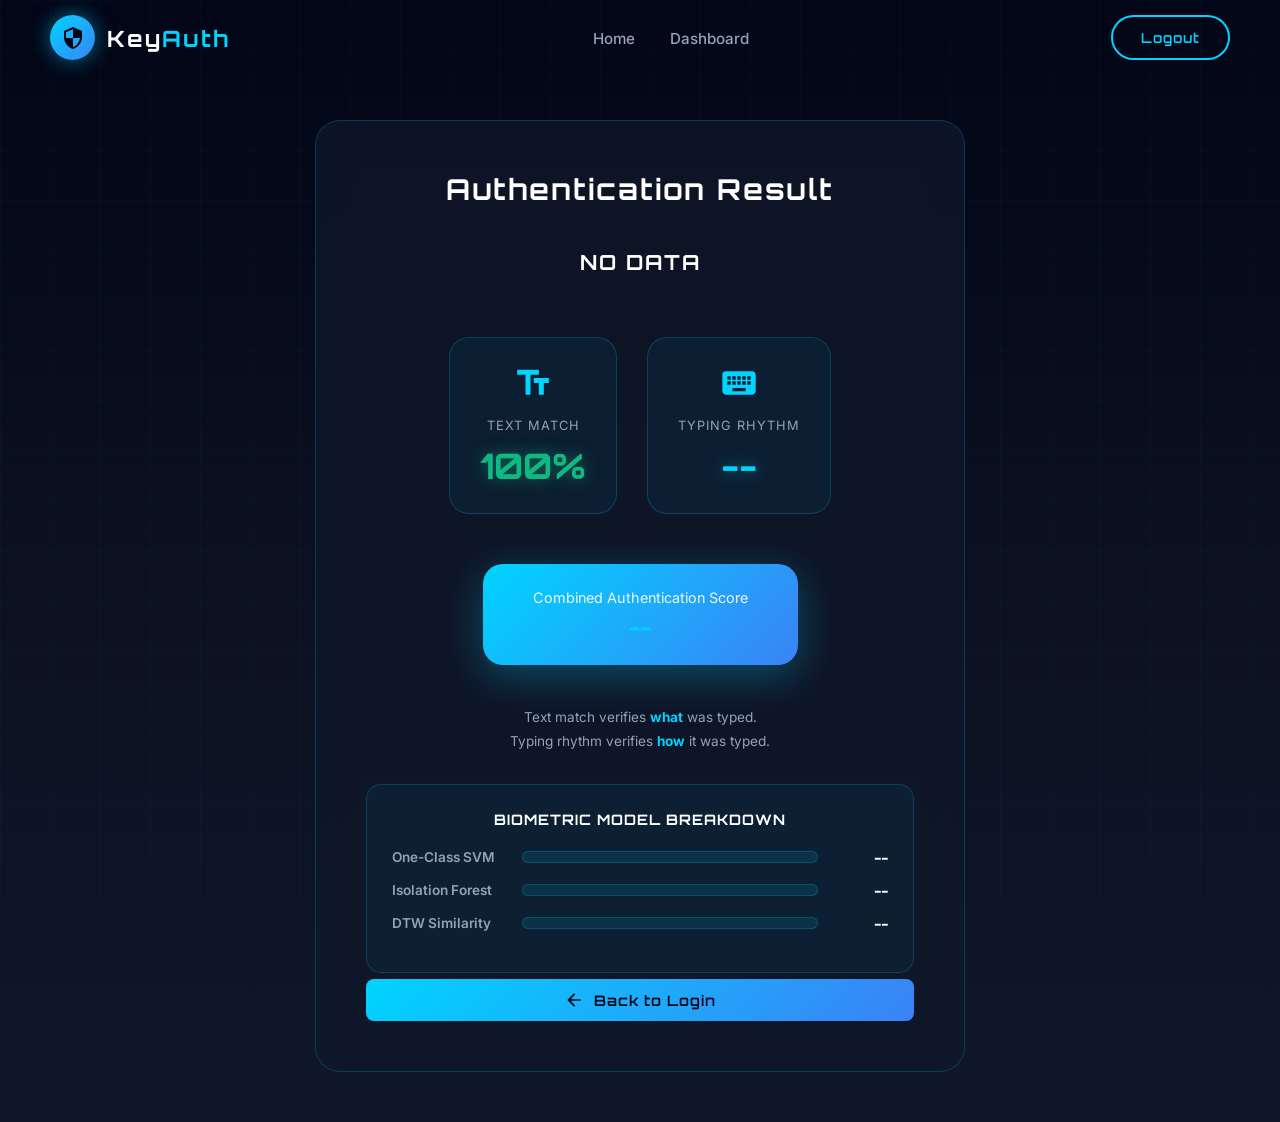
<file: frontend/dashboard.html>
<!DOCTYPE html>
<html lang="en">
<head>
    <meta charset="UTF-8">
    <meta name="viewport" content="width=device-width, initial-scale=1.0">
    <title>Dashboard - KeyAuth</title>
    <link rel="stylesheet" href="cyber-style.css">
    <link rel="icon" href="data:image/svg+xml,<svg xmlns='http://www.w3.org/2000/svg' viewBox='0 0 100 100'><text y='.9em' font-size='90'>🔐</text></svg>">
</head>
<body>
    <!-- Navbar -->
    <nav class="navbar" id="navbar">
        <a href="index.html" class="nav-logo">
            <div class="nav-logo-icon">
                <svg viewBox="0 0 24 24" xmlns="http://www.w3.org/2000/svg">
                    <path d="M12 1L3 5v6c0 5.55 3.84 10.74 9 12 5.16-1.26 9-6.45 9-12V5l-9-4zm0 10.99h7c-.53 4.12-3.28 7.79-7 8.94V12H5V6.3l7-3.11v8.8z"/>
                </svg>
            </div>
            <span class="nav-logo-text">Key<span>Auth</span></span>
        </a>
        
        <ul class="nav-links" id="navLinks">
            <li><a href="index.html">Home</a></li>
            <li><a href="dashboard.html" class="active">Dashboard</a></li>
        </ul>
        
        <a href="#" id="navLogoutBtn" class="nav-cta" onclick="logout()">Logout</a>
        
        <div class="nav-toggle" id="navToggle">
            <span></span>
            <span></span>
            <span></span>
        </div>
    </nav>

    <!-- Dashboard Container -->
    <div class="dashboard-page">
        <div class="dashboard-container">
            <div class="dashboard-header">
                <h1>Authentication Result</h1>
            </div>
            
            <div id="statusBadge" class="status-badge"></div>
            
            <!-- Dual-factor display: Text + Rhythm -->
            <div class="dual-factor">
                <div class="factor-box">
                    <div class="factor-icon">
                        <svg viewBox="0 0 24 24" fill="currentColor">
                            <path d="M2.5 4v3h5v12h3V7h5V4h-13zm19 5h-9v3h3v7h3v-7h3V9z"/>
                        </svg>
                    </div>
                    <div class="factor-label">Text Match</div>
                    <div class="factor-value text" id="textMatch">100%</div>
                </div>
                <div class="factor-box">
                    <div class="factor-icon">
                        <svg viewBox="0 0 24 24" fill="currentColor">
                            <path d="M20 5H4c-1.1 0-1.99.9-1.99 2L2 17c0 1.1.9 2 2 2h16c1.1 0 2-.9 2-2V7c0-1.1-.9-2-2-2zm-9 3h2v2h-2V8zm0 3h2v2h-2v-2zM8 8h2v2H8V8zm0 3h2v2H8v-2zm-1 2H5v-2h2v2zm0-3H5V8h2v2zm9 7H8v-2h8v2zm0-4h-2v-2h2v2zm0-3h-2V8h2v2zm3 3h-2v-2h2v2zm0-3h-2V8h2v2z"/>
                        </svg>
                    </div>
                    <div class="factor-label">Typing Rhythm</div>
                    <div class="factor-value rhythm" id="rhythmMatch">--</div>
                </div>
            </div>
            
            <!-- Combined score -->
            <div class="combined-score">
                <div class="combined-label">Combined Authentication Score</div>
                <div class="combined-value" id="confidence">--</div>
            </div>
            
            <p class="help-text">
                Text match verifies <strong>what</strong> was typed.<br>
                Typing rhythm verifies <strong>how</strong> it was typed.
            </p>
            
            <div class="model-scores">
                <h3>Biometric Model Breakdown</h3>
                
                <div class="model-row">
                    <span class="model-name">One-Class SVM</span>
                    <div class="model-bar-container">
                        <div id="svmBar" class="model-bar svm"></div>
                    </div>
                    <span id="svmScore" class="model-score">--</span>
                </div>
                
                <div class="model-row">
                    <span class="model-name">Isolation Forest</span>
                    <div class="model-bar-container">
                        <div id="iforestBar" class="model-bar iforest"></div>
                    </div>
                    <span id="iforestScore" class="model-score">--</span>
                </div>
                
                <div class="model-row">
                    <span class="model-name">DTW Similarity</span>
                    <div class="model-bar-container">
                        <div id="dtwBar" class="model-bar dtw"></div>
                    </div>
                    <span id="dtwScore" class="model-score">--</span>
                </div>
            </div>
            
            <button onclick="window.location.href='login.html'" class="btn-primary btn-full">
                <svg width="20" height="20" viewBox="0 0 24 24" fill="currentColor">
                    <path d="M20 11H7.83l5.59-5.59L12 4l-8 8 8 8 1.41-1.41L7.83 13H20v-2z"/>
                </svg>
                Back to Login
            </button>
        </div>
    </div>

    <script>
        // Navbar scroll effect
        window.addEventListener('scroll', () => {
            const navbar = document.getElementById('navbar');
            if (window.scrollY > 50) {
                navbar.classList.add('scrolled');
            } else {
                navbar.classList.remove('scrolled');
            }
        });

        // Mobile nav toggle
        document.getElementById('navToggle').addEventListener('click', () => {
            document.getElementById('navLinks').classList.toggle('active');
        });

        // Logout function
        function logout() {
            localStorage.removeItem('user_id');
            localStorage.removeItem('username');
            localStorage.removeItem('verificationResult');
            window.location.href = 'login.html';
        }

        // Read result from localStorage
        const result = JSON.parse(localStorage.getItem('verificationResult'));

        if (result) {
            // Update status badge
            const statusBadge = document.getElementById('statusBadge');
            statusBadge.textContent = result.status === 'verified' ? '✓ VERIFIED' : '✗ SUSPICIOUS';
            statusBadge.classList.add(result.status);
            
            // Text match is always 100% (phrase was matched before submission)
            document.getElementById('textMatch').textContent = '100%';
            
            // Typing rhythm = weighted confidence from biometric models
            const rhythmScore = (result.confidence * 100).toFixed(0);
            document.getElementById('rhythmMatch').textContent = rhythmScore + '%';
            
            // Combined score: average of text (100%) and rhythm
            const combinedScore = ((100 + parseFloat(rhythmScore)) / 2).toFixed(0);
            document.getElementById('confidence').textContent = combinedScore + '%';

            // Update model scores with animated bars
            if (result.model_scores) {
                const scores = result.model_scores;
                
                // Animate bars after a short delay
                setTimeout(() => {
                    if (scores.svm !== undefined) {
                        document.getElementById('svmBar').style.width = (scores.svm * 100) + '%';
                        document.getElementById('svmScore').textContent = (scores.svm * 100).toFixed(0) + '%';
                    }
                    if (scores.iforest !== undefined) {
                        document.getElementById('iforestBar').style.width = (scores.iforest * 100) + '%';
                        document.getElementById('iforestScore').textContent = (scores.iforest * 100).toFixed(0) + '%';
                    }
                    if (scores.dtw !== undefined) {
                        document.getElementById('dtwBar').style.width = (scores.dtw * 100) + '%';
                        document.getElementById('dtwScore').textContent = (scores.dtw * 100).toFixed(0) + '%';
                    }
                }, 100);
            }
        } else {
            document.getElementById('statusBadge').textContent = 'NO DATA';
        }
    </script>
</body>
</html>
</file>
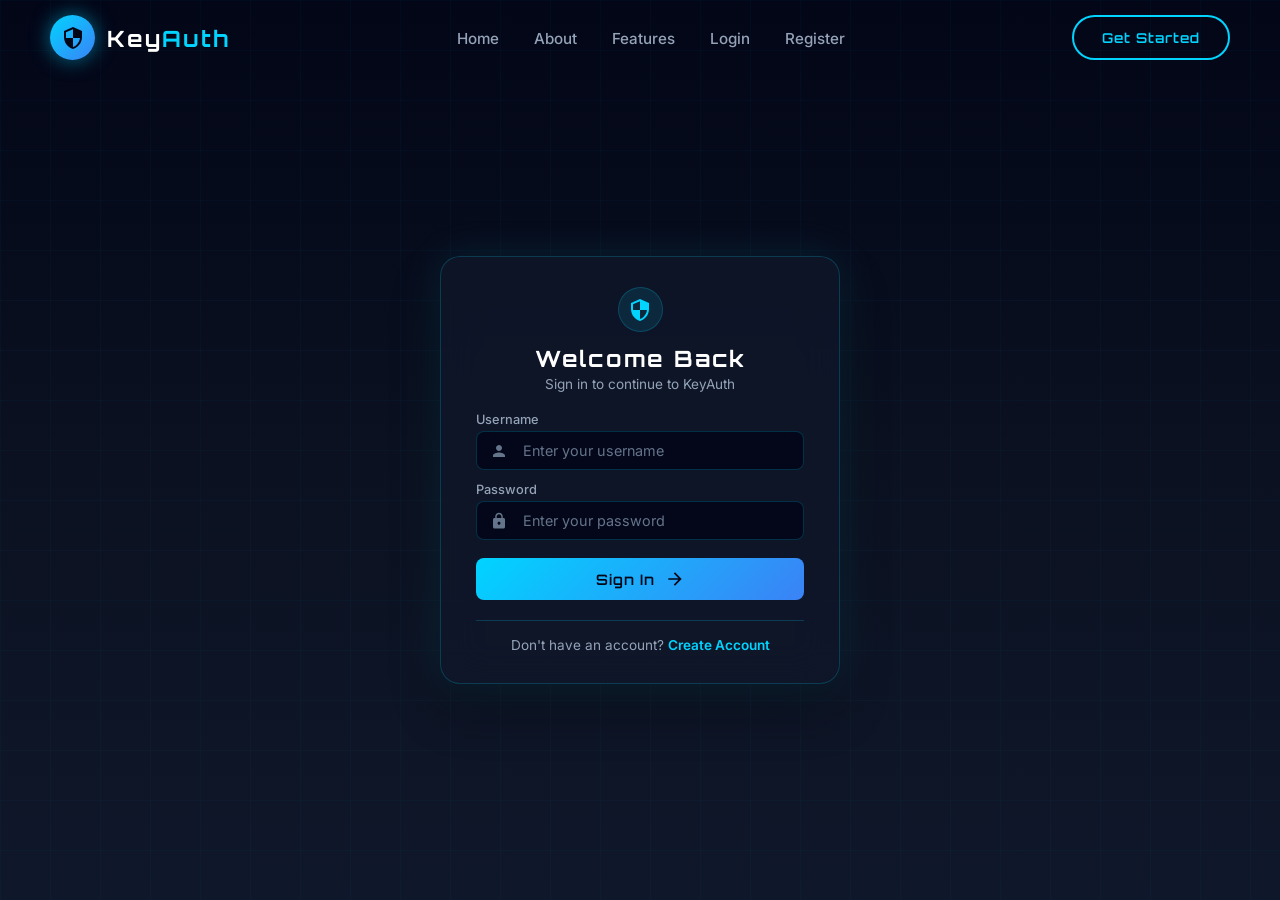
<file: frontend/login.html>
<!DOCTYPE html>
<html lang="en">
<head>
    <meta charset="UTF-8">
    <meta name="viewport" content="width=device-width, initial-scale=1.0">
    <title>Login - KeyAuth</title>
    <link rel="stylesheet" href="cyber-style.css">
    <link rel="icon" href="data:image/svg+xml,<svg xmlns='http://www.w3.org/2000/svg' viewBox='0 0 100 100'><text y='.9em' font-size='90'>🔐</text></svg>">
</head>
<body>
    <!-- Navbar -->
    <nav class="navbar" id="navbar">
        <a href="index.html" class="nav-logo">
            <div class="nav-logo-icon">
                <svg viewBox="0 0 24 24" xmlns="http://www.w3.org/2000/svg">
                    <path d="M12 1L3 5v6c0 5.55 3.84 10.74 9 12 5.16-1.26 9-6.45 9-12V5l-9-4zm0 10.99h7c-.53 4.12-3.28 7.79-7 8.94V12H5V6.3l7-3.11v8.8z"/>
                </svg>
            </div>
            <span class="nav-logo-text">Key<span>Auth</span></span>
        </a>
        
        <ul class="nav-links" id="navLinks">
            <li><a href="index.html">Home</a></li>
            <li><a href="index.html#about">About</a></li>
            <li><a href="index.html#features">Features</a></li>
            <li><a href="login.html" class="active">Login</a></li>
            <li><a href="register.html">Register</a></li>
        </ul>
        
        <a href="register.html" class="nav-cta">Get Started</a>
        
        <div class="nav-toggle" id="navToggle">
            <span></span>
            <span></span>
            <span></span>
        </div>
    </nav>

    <!-- Auth Container -->
    <div class="auth-page">
        <div class="auth-container">
            <div class="auth-header">
                <div class="auth-icon">
                    <svg viewBox="0 0 24 24" xmlns="http://www.w3.org/2000/svg">
                        <path d="M12 1L3 5v6c0 5.55 3.84 10.74 9 12 5.16-1.26 9-6.45 9-12V5l-9-4zm0 10.99h7c-.53 4.12-3.28 7.79-7 8.94V12H5V6.3l7-3.11v8.8z"/>
                    </svg>
                </div>
                <h1>Welcome Back</h1>
                <p>Sign in to continue to KeyAuth</p>
            </div>

            <form id="loginForm" class="auth-form">
                <div class="input-group">
                    <label for="username">Username</label>
                    <div class="input-wrapper">
                        <svg class="input-icon" viewBox="0 0 24 24">
                            <path d="M12 12c2.21 0 4-1.79 4-4s-1.79-4-4-4-4 1.79-4 4 1.79 4 4 4zm0 2c-2.67 0-8 1.34-8 4v2h16v-2c0-2.66-5.33-4-8-4z"/>
                        </svg>
                        <input type="text" id="username" placeholder="Enter your username" required>
                    </div>
                </div>

                <div class="input-group">
                    <label for="password">Password</label>
                    <div class="input-wrapper">
                        <svg class="input-icon" viewBox="0 0 24 24">
                            <path d="M18 8h-1V6c0-2.76-2.24-5-5-5S7 3.24 7 6v2H6c-1.1 0-2 .9-2 2v10c0 1.1.9 2 2 2h12c1.1 0 2-.9 2-2V10c0-1.1-.9-2-2-2zm-6 9c-1.1 0-2-.9-2-2s.9-2 2-2 2 .9 2 2-.9 2-2 2zm3.1-9H8.9V6c0-1.71 1.39-3.1 3.1-3.1 1.71 0 3.1 1.39 3.1 3.1v2z"/>
                        </svg>
                        <input type="password" id="password" placeholder="Enter your password" required>
                    </div>
                </div>

                <button type="submit" class="btn-primary btn-full">
                    Sign In
                    <svg width="20" height="20" viewBox="0 0 24 24" fill="currentColor">
                        <path d="M12 4l-1.41 1.41L16.17 11H4v2h12.17l-5.58 5.59L12 20l8-8z"/>
                    </svg>
                </button>
            </form>

            <p id="message" class="auth-message"></p>

            <div class="auth-footer">
                <p>Don't have an account? <a href="register.html">Create Account</a></p>
            </div>
        </div>
    </div>

    <script>
        // Navbar scroll effect
        window.addEventListener('scroll', () => {
            const navbar = document.getElementById('navbar');
            if (window.scrollY > 50) {
                navbar.classList.add('scrolled');
            } else {
                navbar.classList.remove('scrolled');
            }
        });

        // Mobile nav toggle
        document.getElementById('navToggle').addEventListener('click', () => {
            document.getElementById('navLinks').classList.toggle('active');
        });

        // Login form handler
        document.getElementById('loginForm').addEventListener('submit', async (e) => {
            e.preventDefault();
            const username = document.getElementById('username').value;
            const password = document.getElementById('password').value;
            const message = document.getElementById('message');

            try {
                const response = await fetch('http://localhost:8000/login', {
                    method: 'POST',
                    headers: { 'Content-Type': 'application/json' },
                    body: JSON.stringify({ username, password })
                });

                const data = await response.json();

                if (data.status === 'password_verified') {
                    localStorage.setItem('username', username);
                    localStorage.setItem('user_id', data.user_id);
                    window.location.href = 'typing.html';
                } else {
                    message.textContent = 'Invalid credentials';
                    message.className = 'auth-message error';
                }
            } catch (error) {
                console.error('Login error:', error);
                message.textContent = 'Backend server not reachable at localhost:8000. Please ensure the server is running.';
                message.className = 'auth-message error';
            }
        });
    </script>
</body>
</html>
</file>
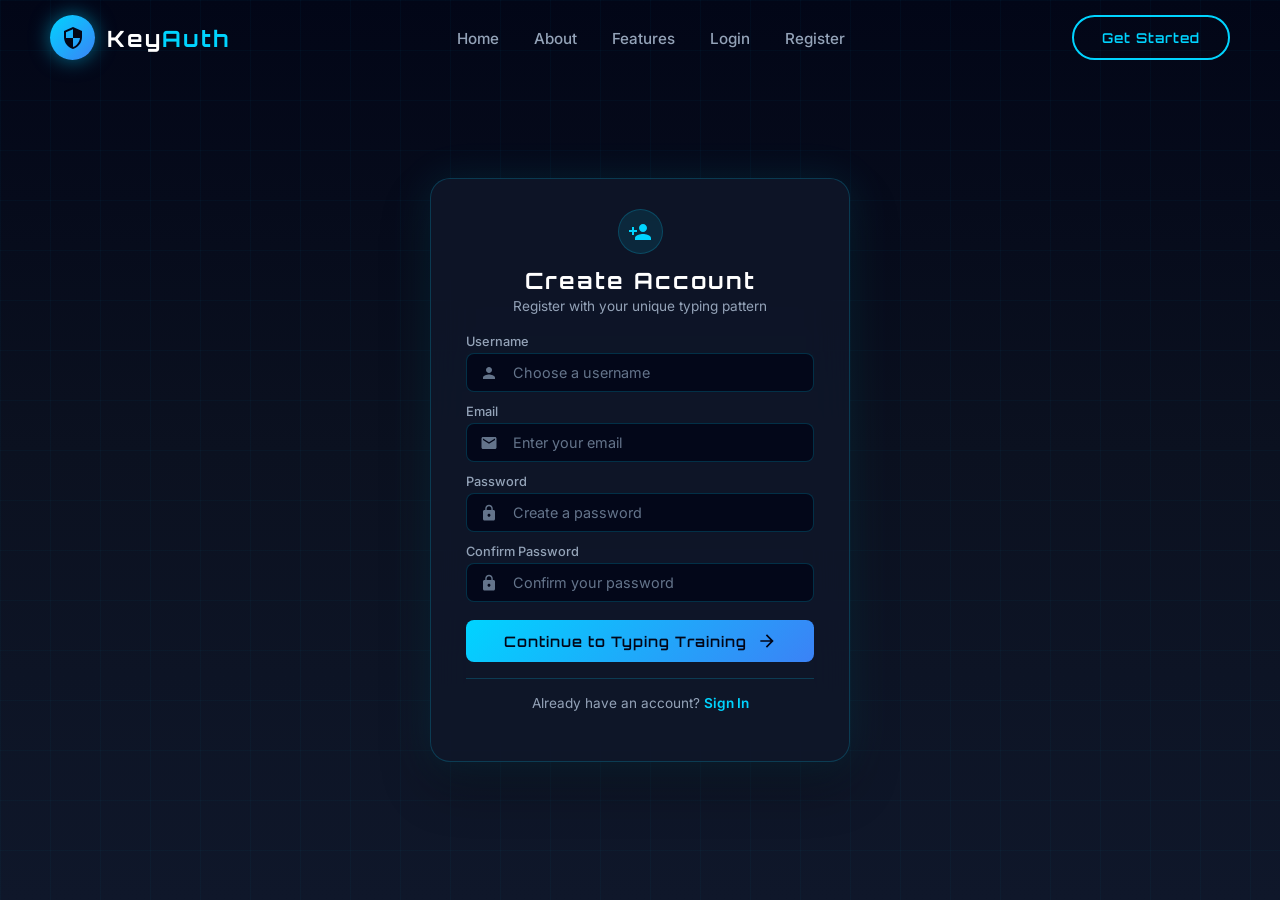
<file: frontend/register.html>
<!DOCTYPE html>
<html lang="en">
<head>
    <meta charset="UTF-8">
    <meta name="viewport" content="width=device-width, initial-scale=1.0">
    <title>Register - KeyAuth</title>
    <link rel="stylesheet" href="cyber-style.css">
    <link rel="icon" href="data:image/svg+xml,<svg xmlns='http://www.w3.org/2000/svg' viewBox='0 0 100 100'><text y='.9em' font-size='90'>🔐</text></svg>">
</head>
<body>
    <!-- Navbar -->
    <nav class="navbar" id="navbar">
        <a href="index.html" class="nav-logo">
            <div class="nav-logo-icon">
                <svg viewBox="0 0 24 24" xmlns="http://www.w3.org/2000/svg">
                    <path d="M12 1L3 5v6c0 5.55 3.84 10.74 9 12 5.16-1.26 9-6.45 9-12V5l-9-4zm0 10.99h7c-.53 4.12-3.28 7.79-7 8.94V12H5V6.3l7-3.11v8.8z"/>
                </svg>
            </div>
            <span class="nav-logo-text">Key<span>Auth</span></span>
        </a>
        
        <ul class="nav-links" id="navLinks">
            <li><a href="index.html">Home</a></li>
            <li><a href="index.html#about">About</a></li>
            <li><a href="index.html#features">Features</a></li>
            <li><a href="login.html">Login</a></li>
            <li><a href="register.html" class="active">Register</a></li>
        </ul>
        
        <a href="register.html" class="nav-cta">Get Started</a>
        
        <div class="nav-toggle" id="navToggle">
            <span></span>
            <span></span>
            <span></span>
        </div>
    </nav>

    <!-- Auth Container -->
    <div class="auth-page">
        <div class="auth-container register-container">
            <div class="auth-header">
                <div class="auth-icon">
                    <svg viewBox="0 0 24 24" xmlns="http://www.w3.org/2000/svg">
                        <path d="M15 12c2.21 0 4-1.79 4-4s-1.79-4-4-4-4 1.79-4 4 1.79 4 4 4zm-9-2V7H4v3H1v2h3v3h2v-3h3v-2H6zm9 4c-2.67 0-8 1.34-8 4v2h16v-2c0-2.66-5.33-4-8-4z"/>
                    </svg>
                </div>
                <h1>Create Account</h1>
                <p>Register with your unique typing pattern</p>
            </div>
            
            <!-- Step 1: Account Details -->
            <div id="step1">
                <form id="accountForm" class="auth-form">
                    <div class="input-group">
                        <label for="username">Username</label>
                        <div class="input-wrapper">
                            <svg class="input-icon" viewBox="0 0 24 24">
                                <path d="M12 12c2.21 0 4-1.79 4-4s-1.79-4-4-4-4 1.79-4 4 1.79 4 4 4zm0 2c-2.67 0-8 1.34-8 4v2h16v-2c0-2.66-5.33-4-8-4z"/>
                            </svg>
                            <input type="text" id="username" placeholder="Choose a username" required minlength="3">
                        </div>
                    </div>

                    <div class="input-group">
                        <label for="email">Email</label>
                        <div class="input-wrapper">
                            <svg class="input-icon" viewBox="0 0 24 24">
                                <path d="M20 4H4c-1.1 0-1.99.9-1.99 2L2 18c0 1.1.9 2 2 2h16c1.1 0 2-.9 2-2V6c0-1.1-.9-2-2-2zm0 4l-8 5-8-5V6l8 5 8-5v2z"/>
                            </svg>
                            <input type="email" id="email" placeholder="Enter your email" required>
                        </div>
                    </div>

                    <div class="input-group">
                        <label for="password">Password</label>
                        <div class="input-wrapper">
                            <svg class="input-icon" viewBox="0 0 24 24">
                                <path d="M18 8h-1V6c0-2.76-2.24-5-5-5S7 3.24 7 6v2H6c-1.1 0-2 .9-2 2v10c0 1.1.9 2 2 2h12c1.1 0 2-.9 2-2V10c0-1.1-.9-2-2-2zm-6 9c-1.1 0-2-.9-2-2s.9-2 2-2 2 .9 2 2-.9 2-2 2zm3.1-9H8.9V6c0-1.71 1.39-3.1 3.1-3.1 1.71 0 3.1 1.39 3.1 3.1v2z"/>
                            </svg>
                            <input type="password" id="password" placeholder="Create a password" required minlength="6">
                        </div>
                    </div>

                    <div class="input-group">
                        <label for="confirmPassword">Confirm Password</label>
                        <div class="input-wrapper">
                            <svg class="input-icon" viewBox="0 0 24 24">
                                <path d="M18 8h-1V6c0-2.76-2.24-5-5-5S7 3.24 7 6v2H6c-1.1 0-2 .9-2 2v10c0 1.1.9 2 2 2h12c1.1 0 2-.9 2-2V10c0-1.1-.9-2-2-2zm-6 9c-1.1 0-2-.9-2-2s.9-2 2-2 2 .9 2 2-.9 2-2 2zm3.1-9H8.9V6c0-1.71 1.39-3.1 3.1-3.1 1.71 0 3.1 1.39 3.1 3.1v2z"/>
                            </svg>
                            <input type="password" id="confirmPassword" placeholder="Confirm your password" required>
                        </div>
                    </div>

                    <button type="submit" class="btn-primary btn-full">
                        Continue to Typing Training
                        <svg width="20" height="20" viewBox="0 0 24 24" fill="currentColor">
                            <path d="M12 4l-1.41 1.41L16.17 11H4v2h12.17l-5.58 5.59L12 20l8-8z"/>
                        </svg>
                    </button>
                </form>
                
                <div class="auth-footer">
                    <p>Already have an account? <a href="login.html">Sign In</a></p>
                </div>
            </div>

            <!-- Step 2: Typing Sample Collection -->
            <div id="step2" style="display: none;">
                <div class="typing-instruction">
                    <svg width="24" height="24" viewBox="0 0 24 24" fill="var(--accent-primary)">
                        <path d="M20 5H4c-1.1 0-1.99.9-1.99 2L2 17c0 1.1.9 2 2 2h16c1.1 0 2-.9 2-2V7c0-1.1-.9-2-2-2zm-9 3h2v2h-2V8zm0 3h2v2h-2v-2zM8 8h2v2H8V8zm0 3h2v2H8v-2zm-1 2H5v-2h2v2zm0-3H5V8h2v2zm9 7H8v-2h8v2zm0-4h-2v-2h2v2zm0-3h-2V8h2v2zm3 3h-2v-2h2v2zm0-3h-2V8h2v2z"/>
                    </svg>
                    <p>Type the phrase below <strong>10 times</strong> to train your unique typing pattern</p>
                </div>
                
                <div class="progress-section">
                    <div class="progress-label">
                        <span>Samples collected</span>
                        <span><span id="sampleCount">0</span> / 10</span>
                    </div>
                    <div class="progress-bar">
                        <div class="progress-fill" id="progressFill"></div>
                    </div>
                </div>
                
                <div class="phrase-display" id="phraseDisplay">Loading phrase...</div>
                
                <div class="input-group">
                    <div class="input-wrapper">
                        <svg class="input-icon" viewBox="0 0 24 24">
                            <path d="M20 5H4c-1.1 0-1.99.9-1.99 2L2 17c0 1.1.9 2 2 2h16c1.1 0 2-.9 2-2V7c0-1.1-.9-2-2-2zm-9 3h2v2h-2V8zm0 3h2v2h-2v-2zM8 8h2v2H8V8zm0 3h2v2H8v-2zm-1 2H5v-2h2v2zm0-3H5V8h2v2zm9 7H8v-2h8v2zm0-4h-2v-2h2v2zm0-3h-2V8h2v2zm3 3h-2v-2h2v2zm0-3h-2V8h2v2z"/>
                        </svg>
                        <input type="text" id="typingInput" placeholder="Type the phrase here..." autocomplete="off">
                    </div>
                </div>
                
                <p id="matchStatus" class="match-status"></p>
                
                <div class="button-group">
                    <button id="submitSampleBtn" class="btn-secondary" disabled>Submit Sample</button>
                    <button id="registerBtn" class="btn-primary btn-full" disabled>Complete Registration</button>
                </div>
                
                <div class="developer-tools">
                    <p class="dev-tools-label">Developer Tools:</p>
                    <button id="downloadSamplesBtn" class="btn-outline" type="button" disabled>
                        <svg width="16" height="16" viewBox="0 0 24 24" fill="currentColor">
                            <path d="M19 9h-4V3H9v6H5l7 7 7-7zM5 18v2h14v-2H5z"/>
                        </svg>
                        Download Samples
                    </button>
                    <input type="file" id="loadSamplesInput" accept=".json" style="display: none;">
                </div>
            </div>
            
            <p id="message" class="auth-message"></p>
        </div>
    </div>

    <script>
        // Navbar scroll effect
        window.addEventListener('scroll', () => {
            const navbar = document.getElementById('navbar');
            if (window.scrollY > 50) {
                navbar.classList.add('scrolled');
            } else {
                navbar.classList.remove('scrolled');
            }
        });

        // Mobile nav toggle
        document.getElementById('navToggle').addEventListener('click', () => {
            document.getElementById('navLinks').classList.toggle('active');
        });

        // Account details storage
        let accountDetails = {};
        
        // Typing sample collection
        let REQUIRED_PHRASE = '';
        let currentKeystrokes = [];
        let allSamples = [];
        
        const step1 = document.getElementById('step1');
        const step2 = document.getElementById('step2');
        const message = document.getElementById('message');

        // Step 1: Account form submission
        document.getElementById('accountForm').addEventListener('submit', async (e) => {
            e.preventDefault();
            
            const username = document.getElementById('username').value;
            const email = document.getElementById('email').value;
            const password = document.getElementById('password').value;
            const confirmPassword = document.getElementById('confirmPassword').value;

            if (password !== confirmPassword) {
                message.textContent = 'Passwords do not match';
                message.className = 'auth-message error';
                return;
            }

            // Store account details for later
            accountDetails = { username, email, password };
            
            // Load phrase and switch to step 2
            await loadPhrase();
            step1.style.display = 'none';
            step2.style.display = 'block';
            message.textContent = '';
            
            // Focus typing input
            document.getElementById('typingInput').focus();
        });

        // Load phrase from API
        async function loadPhrase() {
            try {
                const res = await fetch('http://localhost:8000/phrase');
                const data = await res.json();
                REQUIRED_PHRASE = data.phrase;
                document.getElementById('phraseDisplay').textContent = REQUIRED_PHRASE;
            } catch (err) {
                REQUIRED_PHRASE = 'secure login verification';
                document.getElementById('phraseDisplay').textContent = REQUIRED_PHRASE;
            }
        }

        // Typing input event handlers
        const input = document.getElementById('typingInput');
        const submitBtn = document.getElementById('submitSampleBtn');
        const registerBtn = document.getElementById('registerBtn');
        const matchStatus = document.getElementById('matchStatus');
        const sampleCount = document.getElementById('sampleCount');
        const progressFill = document.getElementById('progressFill');

        input.addEventListener('keydown', (e) => {
            currentKeystrokes.push({
                key: e.key,
                type: 'down',
                time: performance.now()
            });
        });

        input.addEventListener('keyup', (e) => {
            currentKeystrokes.push({
                key: e.key,
                type: 'up',
                time: performance.now()
            });
            updateMatchStatus();
        });

        function updateMatchStatus() {
            const typed = input.value;
            if (typed === REQUIRED_PHRASE) {
                matchStatus.textContent = '✓ Phrase matches - Click "Submit Sample"';
                matchStatus.className = 'match-status match';
                submitBtn.disabled = false;
            } else {
                matchStatus.textContent = typed.length > 0 ? '✗ Keep typing...' : '';
                matchStatus.className = 'match-status no-match';
                submitBtn.disabled = true;
            }
        }

        function updateProgress() {
            sampleCount.textContent = allSamples.length;
            progressFill.style.width = `${(allSamples.length / 10) * 100}%`;
            
            // Enable download if we have any samples
            document.getElementById('downloadSamplesBtn').disabled = allSamples.length === 0;
            
            if (allSamples.length >= 10) {
                registerBtn.disabled = false;
                registerBtn.textContent = `Complete Registration (${allSamples.length} samples)`;
            }
        }

        submitBtn.addEventListener('click', () => {
            if (input.value !== REQUIRED_PHRASE) return;

            allSamples.push([...currentKeystrokes]);
            currentKeystrokes = [];
            input.value = '';
            matchStatus.textContent = '';
            submitBtn.disabled = true;
            
            updateProgress();
            
            if (allSamples.length < 10) {
                message.textContent = `Sample ${allSamples.length} saved! Type the phrase again.`;
                message.className = 'auth-message success';
            } else {
                message.textContent = 'Ready! Click "Complete Registration" to finish.';
                message.className = 'auth-message success';
                input.disabled = true;
            }
        });

        registerBtn.addEventListener('click', async () => {
            if (allSamples.length < 10) {
                message.textContent = 'Need at least 10 samples';
                message.className = 'auth-message error';
                return;
            }

            registerBtn.disabled = true;
            registerBtn.textContent = 'Registering...';
            message.textContent = 'Creating account and training model...';
            message.className = 'auth-message info';

            try {
                const res = await fetch('http://localhost:8000/register', {
                    method: 'POST',
                    headers: { 'Content-Type': 'application/json' },
                    body: JSON.stringify({
                        ...accountDetails,
                        samples: allSamples
                    })
                });

                const data = await res.json();

                if (res.ok) {
                    message.textContent = 'Account created! Redirecting to login...';
                    message.className = 'auth-message success';
                    
                    localStorage.setItem('username', accountDetails.username);
                    localStorage.setItem('user_id', data.user_id);
                    
                    setTimeout(() => {
                        window.location.href = 'login.html';
                    }, 1500);
                } else {
                    message.textContent = data.detail || 'Registration failed';
                    message.className = 'auth-message error';
                    registerBtn.disabled = false;
                    registerBtn.textContent = `Complete Registration (${allSamples.length} samples)`;
                }
            } catch (err) {
                console.error('Registration error:', err);
                message.textContent = 'Backend server not reachable at localhost:8000. Please ensure the server is running.';
                message.className = 'auth-message error';
                registerBtn.disabled = false;
                registerBtn.textContent = `Complete Registration (${allSamples.length} samples)`;
            }
        });

        // Download samples as JSON
        document.getElementById('downloadSamplesBtn').addEventListener('click', () => {
            const data = {
                phrase: REQUIRED_PHRASE,
                samples: allSamples,
                timestamp: new Date().toISOString()
            };
            const blob = new Blob([JSON.stringify(data, null, 2)], { type: 'application/json' });
            const url = URL.createObjectURL(blob);
            const a = document.createElement('a');
            a.href = url;
            a.download = `typing_samples_${Date.now()}.json`;
            a.click();
            URL.revokeObjectURL(url);
            message.textContent = `Downloaded ${allSamples.length} samples`;
            message.className = 'auth-message success';
        });
    </script>
</body>
</html>
</file>
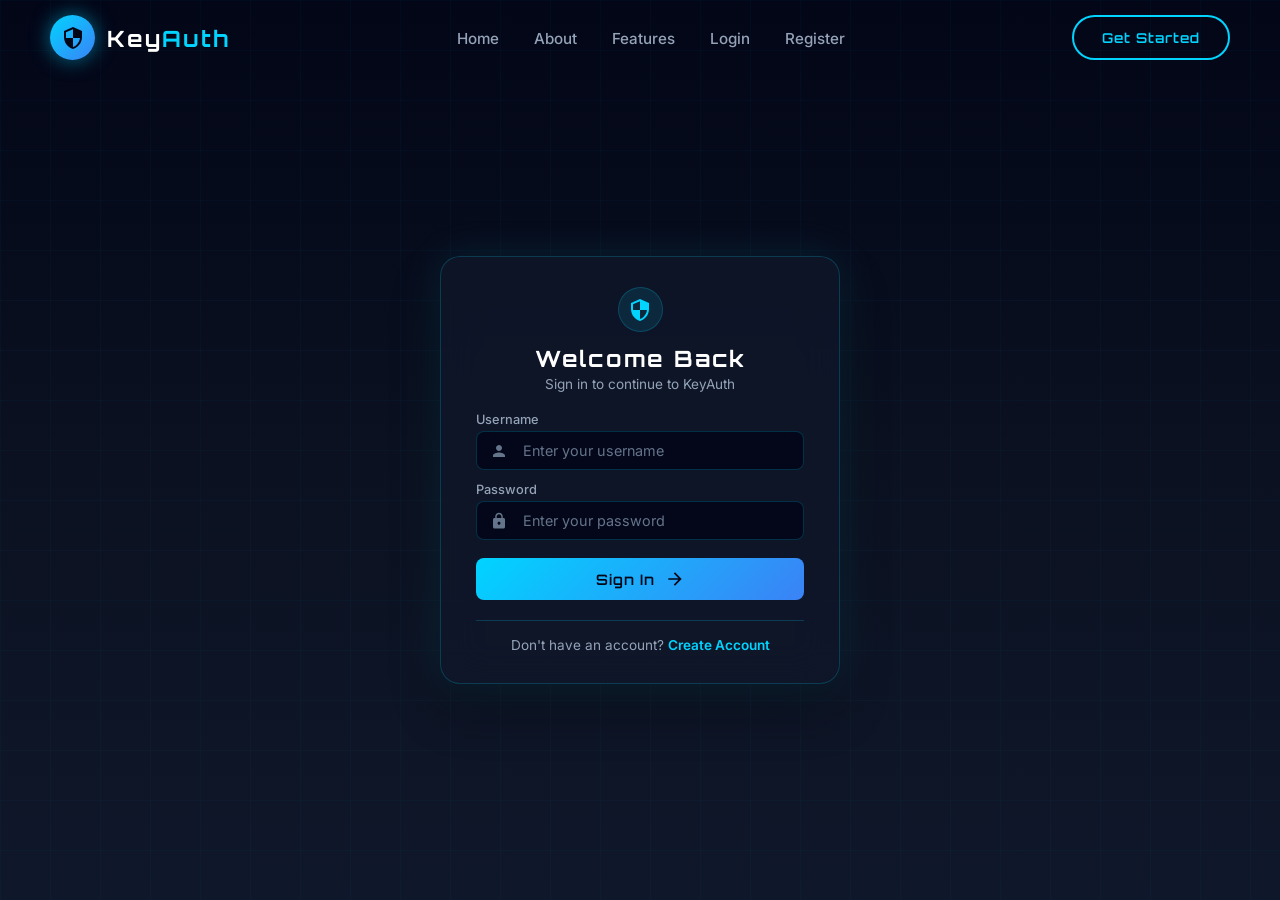
<file: frontend/security.html>
<!DOCTYPE html>
<html lang="en">
<head>
    <meta charset="UTF-8">
    <meta name="viewport" content="width=device-width, initial-scale=1.0">
    <title>Security Dashboard - KeyAuth</title>
    <link rel="stylesheet" href="cyber-style.css">
    <link rel="icon" href="data:image/svg+xml,<svg xmlns='http://www.w3.org/2000/svg' viewBox='0 0 100 100'><text y='.9em' font-size='90'>🔐</text></svg>">
    <style>
        .security-container {
            max-width: 900px;
        }
        
        .security-header {
            text-align: center;
            margin-bottom: 30px;
        }
        
        .security-header h1 {
            color: var(--accent-primary);
            margin-bottom: 10px;
        }
        
        .security-header p {
            color: var(--text-secondary);
        }
        
        .attempts-table {
            width: 100%;
            border-collapse: collapse;
            margin-top: 20px;
        }
        
        .attempts-table th,
        .attempts-table td {
            padding: 12px 15px;
            text-align: left;
            border-bottom: 1px solid rgba(0, 212, 255, 0.2);
        }
        
        .attempts-table th {
            background: rgba(0, 212, 255, 0.1);
            color: var(--accent-primary);
            font-weight: 600;
            text-transform: uppercase;
            font-size: 0.85em;
        }
        
        .attempts-table tr:hover {
            background: rgba(0, 212, 255, 0.05);
        }
        
        .attempts-table td {
            color: var(--text-primary);
        }
        
        .badge {
            padding: 4px 10px;
            border-radius: 20px;
            font-size: 0.8em;
            font-weight: 500;
        }
        
        .badge-attempt-1 {
            background: rgba(255, 193, 7, 0.2);
            color: #ffc107;
        }
        
        .badge-attempt-2 {
            background: rgba(255, 82, 82, 0.2);
            color: #ff5252;
        }
        
        .badge-image {
            background: rgba(0, 212, 255, 0.2);
            color: var(--accent-primary);
            cursor: pointer;
        }
        
        .badge-no-image {
            background: rgba(128, 128, 128, 0.2);
            color: #888;
        }
        
        .confidence-bar {
            width: 100px;
            height: 8px;
            background: rgba(255, 255, 255, 0.1);
            border-radius: 4px;
            overflow: hidden;
        }
        
        .confidence-fill {
            height: 100%;
            background: linear-gradient(90deg, #ff5252, #ffc107, #4caf50);
            border-radius: 4px;
        }
        
        .no-attempts {
            text-align: center;
            padding: 40px;
            color: var(--text-secondary);
        }
        
        .no-attempts svg {
            width: 64px;
            height: 64px;
            fill: var(--accent-primary);
            opacity: 0.5;
            margin-bottom: 15px;
        }
        
        .loading {
            text-align: center;
            padding: 40px;
            color: var(--text-secondary);
        }
        
        .image-modal {
            display: none;
            position: fixed;
            top: 0;
            left: 0;
            width: 100%;
            height: 100%;
            background: rgba(0, 0, 0, 0.9);
            z-index: 1000;
            justify-content: center;
            align-items: center;
        }
        
        .image-modal.active {
            display: flex;
        }
        
        .image-modal-content {
            max-width: 90%;
            max-height: 90%;
            position: relative;
        }
        
        .image-modal img {
            max-width: 100%;
            max-height: 80vh;
            border-radius: 8px;
            border: 2px solid var(--accent-primary);
        }
        
        .image-modal-close {
            position: absolute;
            top: -40px;
            right: 0;
            background: none;
            border: none;
            color: white;
            font-size: 30px;
            cursor: pointer;
        }
        
        .image-modal-info {
            margin-top: 15px;
            padding: 15px;
            background: rgba(0, 212, 255, 0.1);
            border-radius: 8px;
            color: var(--text-primary);
        }
        
        .back-link {
            display: inline-flex;
            align-items: center;
            gap: 8px;
            color: var(--accent-primary);
            text-decoration: none;
            margin-bottom: 20px;
        }
        
        .back-link:hover {
            text-decoration: underline;
        }
        
        @media (max-width: 768px) {
            .attempts-table {
                display: block;
                overflow-x: auto;
            }
        }
    </style>
</head>
<body>
    <!-- Navbar -->
    <nav class="navbar" id="navbar">
        <a href="index.html" class="nav-logo">
            <div class="nav-logo-icon">
                <svg viewBox="0 0 24 24" xmlns="http://www.w3.org/2000/svg">
                    <path d="M12 1L3 5v6c0 5.55 3.84 10.74 9 12 5.16-1.26 9-6.45 9-12V5l-9-4zm0 10.99h7c-.53 4.12-3.28 7.79-7 8.94V12H5V6.3l7-3.11v8.8z"/>
                </svg>
            </div>
            <span class="nav-logo-text">Key<span>Auth</span></span>
        </a>
        
        <ul class="nav-links" id="navLinks">
            <li><a href="index.html">Home</a></li>
            <li><a href="dashboard.html">Dashboard</a></li>
            <li><a href="security.html" class="active">Security</a></li>
        </ul>
        
        <a href="#" id="navLogoutBtn" class="nav-cta" onclick="logout()">Logout</a>
        
        <div class="nav-toggle" id="navToggle">
            <span></span>
            <span></span>
            <span></span>
        </div>
    </nav>

    <!-- Security Dashboard Container -->
    <div class="auth-page">
        <div class="auth-container security-container">
            <a href="success.html" class="back-link">
                <svg width="20" height="20" viewBox="0 0 24 24" fill="currentColor">
                    <path d="M20 11H7.83l5.59-5.59L12 4l-8 8 8 8 1.41-1.41L7.83 13H20v-2z"/>
                </svg>
                Back
            </a>
            
            <div class="security-header">
                <h1>Security Dashboard</h1>
                <p>Monitor failed login attempts and captured images</p>
            </div>
            
            <div id="attemptsContainer">
                <div class="loading">Loading failed attempts...</div>
            </div>
        </div>
    </div>

    <!-- Image Modal -->
    <div id="imageModal" class="image-modal">
        <div class="image-modal-content">
            <button class="image-modal-close" onclick="closeImageModal()">&times;</button>
            <img id="modalImage" src="" alt="Captured image">
            <div class="image-modal-info" id="modalInfo"></div>
        </div>
    </div>

    <script>
        // Navbar scroll effect
        window.addEventListener('scroll', () => {
            const navbar = document.getElementById('navbar');
            if (window.scrollY > 50) {
                navbar.classList.add('scrolled');
            } else {
                navbar.classList.remove('scrolled');
            }
        });

        // Mobile nav toggle
        document.getElementById('navToggle').addEventListener('click', () => {
            document.getElementById('navLinks').classList.toggle('active');
        });

        // Logout function
        function logout() {
            localStorage.removeItem('user_id');
            localStorage.removeItem('username');
            localStorage.removeItem('verificationResult');
            window.location.href = 'login.html';
        }

        // Check if logged in
        const userId = localStorage.getItem('user_id');
        if (!userId) {
            window.location.href = 'login.html';
        }

        // Load failed attempts
        async function loadFailedAttempts() {
            const container = document.getElementById('attemptsContainer');
            
            try {
                const res = await fetch('http://localhost:8000/admin/failed-attempts');
                const attempts = await res.json();
                
                if (!res.ok) {
                    container.innerHTML = '<div class="no-attempts"><p>Error loading attempts</p></div>';
                    return;
                }
                
                if (attempts.length === 0) {
                    container.innerHTML = `
                        <div class="no-attempts">
                            <svg viewBox="0 0 24 24">
                                <path d="M12 2C6.48 2 2 6.48 2 12s4.48 10 10 10 10-4.48 10-10S17.52 2 12 2zm-2 15l-5-5 1.41-1.41L10 14.17l7.59-7.59L19 8l-9 9z"/>
                            </svg>
                            <h3>No Failed Attempts</h3>
                            <p>No suspicious login attempts have been recorded.</p>
                        </div>
                    `;
                    return;
                }
                
                // Build table
                let html = `
                    <table class="attempts-table">
                        <thead>
                            <tr>
                                <th>ID</th>
                                <th>User ID</th>
                                <th>Attempt</th>
                                <th>Confidence</th>
                                <th>IP Address</th>
                                <th>Time</th>
                                <th>Image</th>
                            </tr>
                        </thead>
                        <tbody>
                `;
                
                for (const attempt of attempts) {
                    const date = new Date(attempt.created_at);
                    const formattedDate = date.toLocaleString();
                    const confidencePercent = Math.round(attempt.confidence * 100);
                    
                    html += `
                        <tr>
                            <td>#${attempt.id}</td>
                            <td>${attempt.user_id}</td>
                            <td>
                                <span class="badge badge-attempt-${attempt.attempt_number}">
                                    Attempt ${attempt.attempt_number}
                                </span>
                            </td>
                            <td>
                                <div class="confidence-bar">
                                    <div class="confidence-fill" style="width: ${confidencePercent}%"></div>
                                </div>
                                <small>${confidencePercent}%</small>
                            </td>
                            <td>${attempt.ip_address || 'Unknown'}</td>
                            <td>${formattedDate}</td>
                            <td>
                                ${attempt.has_image 
                                    ? `<span class="badge badge-image" onclick="viewImage(${attempt.id})">View Image</span>`
                                    : `<span class="badge badge-no-image">No Image</span>`
                                }
                            </td>
                        </tr>
                    `;
                }
                
                html += '</tbody></table>';
                container.innerHTML = html;
                
            } catch (err) {
                container.innerHTML = `
                    <div class="no-attempts">
                        <p>Cannot connect to server</p>
                    </div>
                `;
            }
        }

        // View image in modal
        async function viewImage(attemptId) {
            const modal = document.getElementById('imageModal');
            const modalImage = document.getElementById('modalImage');
            const modalInfo = document.getElementById('modalInfo');
            
            // Fetch the image page to get the image data
            try {
                const res = await fetch(`http://localhost:8000/admin/failed-attempts/${attemptId}/image`);
                const html = await res.text();
                
                // Extract image src from HTML
                const imgMatch = html.match(/src="([^"]+)"/);
                if (imgMatch && imgMatch[1]) {
                    modalImage.src = imgMatch[1];
                }
                
                // Extract metadata
                const userIdMatch = html.match(/User ID:<\/strong>\s*(\d+)/);
                const attemptMatch = html.match(/Attempt Number:<\/strong>\s*(\d+)/);
                const confidenceMatch = html.match(/Confidence:<\/strong>\s*([\d.]+%)/);
                const timestampMatch = html.match(/Timestamp:<\/strong>\s*([^<]+)/);
                
                modalInfo.innerHTML = `
                    <p><strong>Attempt ID:</strong> #${attemptId}</p>
                    ${userIdMatch ? `<p><strong>User ID:</strong> ${userIdMatch[1]}</p>` : ''}
                    ${attemptMatch ? `<p><strong>Attempt:</strong> ${attemptMatch[1]}</p>` : ''}
                    ${confidenceMatch ? `<p><strong>Confidence:</strong> ${confidenceMatch[1]}</p>` : ''}
                    ${timestampMatch ? `<p><strong>Time:</strong> ${timestampMatch[1]}</p>` : ''}
                `;
                
                modal.classList.add('active');
            } catch (err) {
                alert('Failed to load image');
            }
        }

        // Close modal
        function closeImageModal() {
            document.getElementById('imageModal').classList.remove('active');
        }

        // Close modal on escape key
        document.addEventListener('keydown', (e) => {
            if (e.key === 'Escape') {
                closeImageModal();
            }
        });

        // Close modal on background click
        document.getElementById('imageModal').addEventListener('click', (e) => {
            if (e.target === e.currentTarget) {
                closeImageModal();
            }
        });

        // Load attempts on page load
        loadFailedAttempts();
    </script>
</body>
</html>
</file>
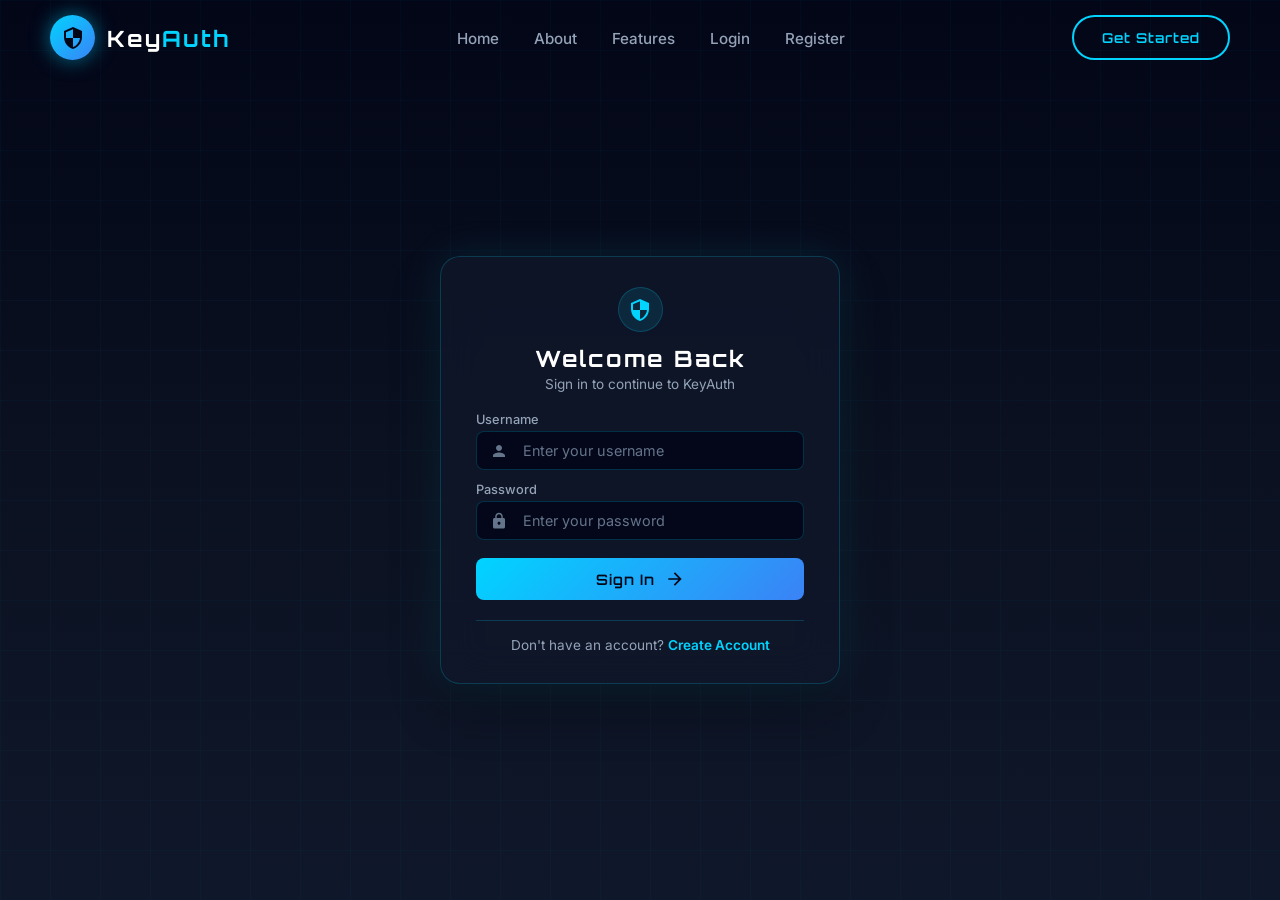
<file: frontend/success.html>
<!DOCTYPE html>
<html lang="en">
<head>
    <meta charset="UTF-8">
    <meta name="viewport" content="width=device-width, initial-scale=1.0">
    <title>Login Successful - KeyAuth</title>
    <link rel="stylesheet" href="cyber-style.css">
    <link rel="icon" href="data:image/svg+xml,<svg xmlns='http://www.w3.org/2000/svg' viewBox='0 0 100 100'><text y='.9em' font-size='90'>🔐</text></svg>">
</head>
<body>
    <!-- Navbar -->
    <nav class="navbar" id="navbar">
        <a href="index.html" class="nav-logo">
            <div class="nav-logo-icon">
                <svg viewBox="0 0 24 24" xmlns="http://www.w3.org/2000/svg">
                    <path d="M12 1L3 5v6c0 5.55 3.84 10.74 9 12 5.16-1.26 9-6.45 9-12V5l-9-4zm0 10.99h7c-.53 4.12-3.28 7.79-7 8.94V12H5V6.3l7-3.11v8.8z"/>
                </svg>
            </div>
            <span class="nav-logo-text">Key<span>Auth</span></span>
        </a>
        
        <ul class="nav-links" id="navLinks">
            <li><a href="index.html">Home</a></li>
            <li><a href="dashboard.html">Dashboard</a></li>
        </ul>
        
        <a href="#" id="navLogoutBtn" class="nav-cta" onclick="logout()">Logout</a>
        
        <div class="nav-toggle" id="navToggle">
            <span></span>
            <span></span>
            <span></span>
        </div>
    </nav>

    <!-- Success Container -->
    <div class="auth-page">
        <div class="auth-container success-container">
            <div class="success-icon">
                <svg viewBox="0 0 24 24" xmlns="http://www.w3.org/2000/svg">
                    <path d="M12 2C6.48 2 2 6.48 2 12s4.48 10 10 10 10-4.48 10-10S17.52 2 12 2zm-2 15l-5-5 1.41-1.41L10 14.17l7.59-7.59L19 8l-9 9z"/>
                </svg>
            </div>
            
            <h1>Login Successful</h1>
            <p id="welcomeMessage" class="success-subtitle"></p>
            
            <div class="result-box">
                <div class="result-item">
                    <span class="result-label">Verification Method</span>
                    <span class="result-value" id="verificationMethod">-</span>
                </div>
                <p id="verificationDetails" class="result-details"></p>
            </div>
            
            <div class="button-group">
                <button id="continueBtn" class="btn-primary btn-full">
                    Continue to Dashboard
                    <svg width="20" height="20" viewBox="0 0 24 24" fill="currentColor">
                        <path d="M12 4l-1.41 1.41L16.17 11H4v2h12.17l-5.58 5.59L12 20l8-8z"/>
                    </svg>
                </button>
                <button id="securityBtn" class="btn-secondary btn-full">
                    <svg width="20" height="20" viewBox="0 0 24 24" fill="currentColor">
                        <path d="M12 1L3 5v6c0 5.55 3.84 10.74 9 12 5.16-1.26 9-6.45 9-12V5l-9-4zm0 10.99h7c-.53 4.12-3.28 7.79-7 8.94V12H5V6.3l7-3.11v8.8z"/>
                    </svg>
                    Security Dashboard
                </button>
                <button id="logoutBtn" class="btn-outline btn-full">Logout</button>
            </div>
        </div>
    </div>

    <script>
        // Navbar scroll effect
        window.addEventListener('scroll', () => {
            const navbar = document.getElementById('navbar');
            if (window.scrollY > 50) {
                navbar.classList.add('scrolled');
            } else {
                navbar.classList.remove('scrolled');
            }
        });

        // Mobile nav toggle
        document.getElementById('navToggle').addEventListener('click', () => {
            document.getElementById('navLinks').classList.toggle('active');
        });

        // Logout function
        function logout() {
            localStorage.removeItem('user_id');
            localStorage.removeItem('username');
            localStorage.removeItem('verificationResult');
            window.location.href = 'login.html';
        }

        // Get verification result from localStorage
        const result = JSON.parse(localStorage.getItem('verificationResult') || '{}');
        const userId = localStorage.getItem('user_id');
        const username = localStorage.getItem('username');

        // Display welcome message
        document.getElementById('welcomeMessage').textContent = 
            username ? `Welcome back, ${username}!` : 'Welcome!';

        // Display verification method
        const methodEl = document.getElementById('verificationMethod');
        const detailsEl = document.getElementById('verificationDetails');

        if (result.method === 'otp') {
            methodEl.textContent = 'One-Time Password (OTP)';
            methodEl.classList.add('otp-method');
            detailsEl.innerHTML = 'You were authenticated via email OTP.';
        } else if (result.status === 'verified') {
            methodEl.textContent = 'Keystroke Biometrics';
            methodEl.classList.add('biometric-method');
            if (result.confidence) {
                detailsEl.innerHTML = `Confidence: <strong>${Math.round(result.confidence * 100)}%</strong>`;
            }
        } else {
            methodEl.textContent = 'Unknown';
        }

        // Continue button
        document.getElementById('continueBtn').addEventListener('click', () => {
            window.location.href = 'dashboard.html';
        });

        // Security Dashboard button
        document.getElementById('securityBtn').addEventListener('click', () => {
            window.location.href = 'security.html';
        });

        // Logout button
        document.getElementById('logoutBtn').addEventListener('click', logout);

        // Redirect to login if no session
        if (!userId) {
            window.location.href = 'login.html';
        }
    </script>
</body>
</html>
</file>
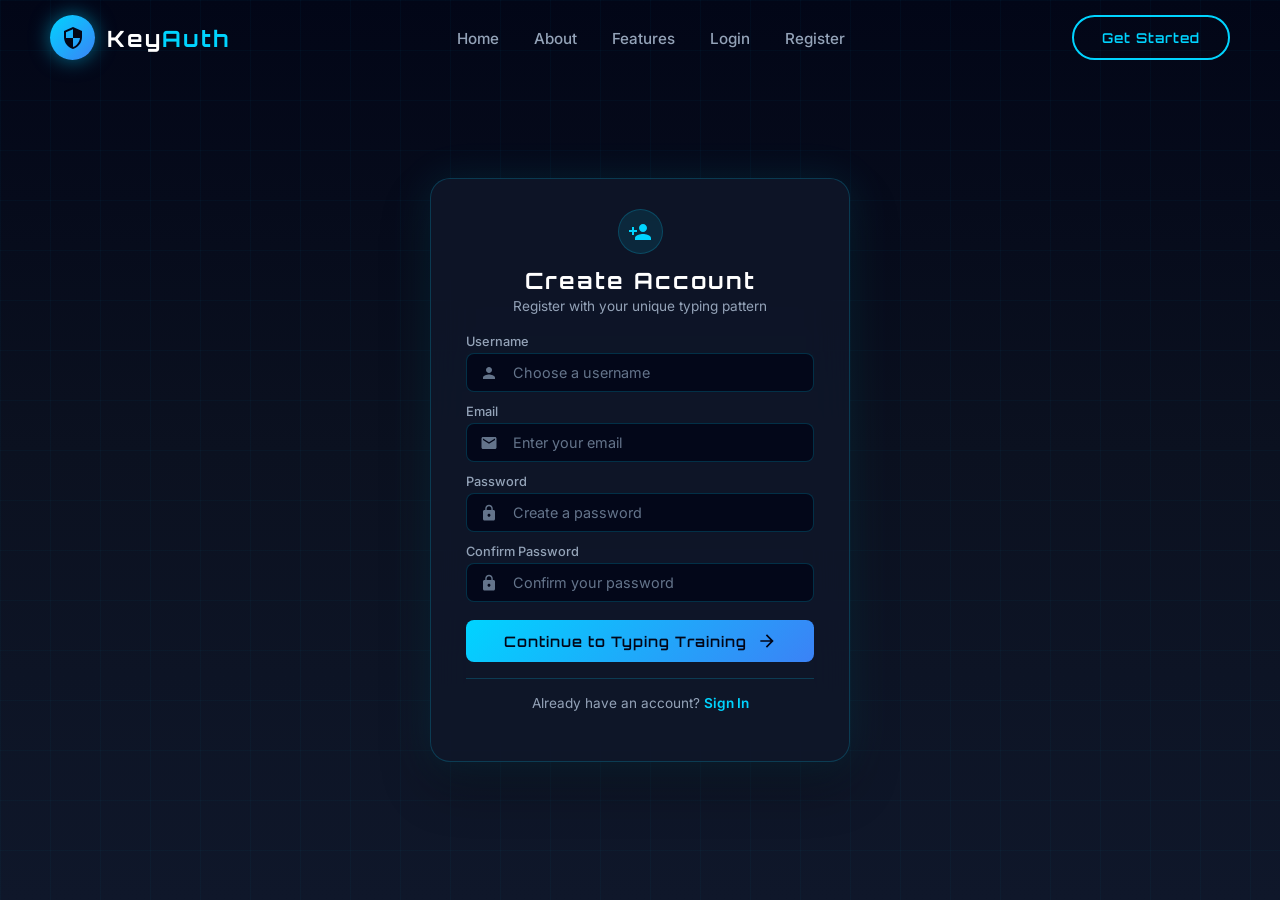
<file: frontend/train.html>
<!DOCTYPE html>
<html lang="en">
<head>
    <meta charset="UTF-8">
    <meta name="viewport" content="width=device-width, initial-scale=1.0">
    <title>Train Your Profile - KeyAuth</title>
    <link rel="stylesheet" href="style.css">
</head>
<body>
    <div class="container">
        <h1>Train Your Typing Profile</h1>
        <p class="instruction">Type the phrase below <strong>20 times</strong> to train your unique typing pattern.</p>
        
        <div class="progress-section">
            <p>Samples collected: <span id="sampleCount">0</span> / 20</p>
            <div class="progress-bar">
                <div class="progress-fill" id="progressFill"></div>
            </div>
        </div>
        
        <p class="phrase" id="phraseDisplay">Loading phrase...</p>
        <input type="text" id="typingInput" placeholder="Type here..." autocomplete="off">
        <p id="matchStatus" class="match-status"></p>
        
        <button id="submitSampleBtn" disabled>Submit Sample</button>
        <button id="trainModelBtn" disabled>Train Model</button>
        
        <p id="message"></p>
    </div>

    <script>
        let REQUIRED_PHRASE = '';
        let currentKeystrokes = [];
        let allSamples = [];
        const input = document.getElementById('typingInput');
        const submitBtn = document.getElementById('submitSampleBtn');
        const trainBtn = document.getElementById('trainModelBtn');
        const matchStatus = document.getElementById('matchStatus');
        const phraseDisplay = document.getElementById('phraseDisplay');
        const sampleCount = document.getElementById('sampleCount');
        const progressFill = document.getElementById('progressFill');
        const message = document.getElementById('message');

        // Check if user is logged in
        const userId = localStorage.getItem('user_id');
        if (!userId) {
            alert('Please register or login first');
            window.location.href = 'register.html';
        }

        // Fetch phrase from API
        async function loadPhrase() {
            try {
                const res = await fetch('http://localhost:8000/phrase');
                const data = await res.json();
                REQUIRED_PHRASE = data.phrase;
                phraseDisplay.textContent = REQUIRED_PHRASE;
            } catch (err) {
                REQUIRED_PHRASE = 'secure login verification';
                phraseDisplay.textContent = REQUIRED_PHRASE;
                console.error('Failed to fetch phrase, using default');
            }
        }

        loadPhrase();

        input.addEventListener('keydown', (e) => {
            currentKeystrokes.push({
                key: e.key,
                type: 'down',
                time: performance.now()
            });
        });

        input.addEventListener('keyup', (e) => {
            currentKeystrokes.push({
                key: e.key,
                type: 'up',
                time: performance.now()
            });
            updateMatchStatus();
        });

        function updateMatchStatus() {
            const typed = input.value;
            if (typed === REQUIRED_PHRASE) {
                matchStatus.textContent = '✓ Phrase matches - Click "Submit Sample"';
                matchStatus.className = 'match-status match';
                submitBtn.disabled = false;
            } else {
                matchStatus.textContent = typed.length > 0 ? '✗ Keep typing...' : '';
                matchStatus.className = 'match-status no-match';
                submitBtn.disabled = true;
            }
        }

        function updateProgress() {
            sampleCount.textContent = allSamples.length;
            progressFill.style.width = `${(allSamples.length / 20) * 100}%`;
            
            // Enable train button when we have enough samples
            if (allSamples.length >= 20) {
                trainBtn.disabled = false;
                trainBtn.textContent = `Train Model (${allSamples.length} samples)`;
            }
        }

        submitBtn.addEventListener('click', () => {
            if (input.value !== REQUIRED_PHRASE) return;

            // Save this sample
            allSamples.push([...currentKeystrokes]);
            
            // Reset for next sample
            currentKeystrokes = [];
            input.value = '';
            matchStatus.textContent = '';
            submitBtn.disabled = true;
            
            updateProgress();
            
            if (allSamples.length < 20) {
                message.textContent = `Sample ${allSamples.length} saved! Type the phrase again.`;
                message.style.color = 'green';
            } else {
                message.textContent = 'Maximum samples reached. Click "Train Model" to finish.';
                message.style.color = 'green';
                input.disabled = true;
            }
        });

        trainBtn.addEventListener('click', async () => {
            if (allSamples.length < 20) {
                message.textContent = 'Need at least 20 samples to train';
                message.style.color = 'red';
                return;
            }

            trainBtn.disabled = true;
            trainBtn.textContent = 'Training...';
            message.textContent = 'Training your typing model...';
            message.style.color = '#667eea';

            try {
                const res = await fetch('http://localhost:8000/train', {
                    method: 'POST',
                    headers: { 'Content-Type': 'application/json' },
                    body: JSON.stringify({
                        user_id: parseInt(userId),
                        samples: allSamples
                    })
                });

                const data = await res.json();

                if (res.ok) {
                    message.textContent = `Training complete! ${data.samples_used} samples used. Redirecting to login...`;
                    message.style.color = 'green';
                    
                    setTimeout(() => {
                        window.location.href = 'login.html';
                    }, 2000);
                } else {
                    message.textContent = data.detail || 'Training failed';
                    message.style.color = 'red';
                    trainBtn.disabled = false;
                    trainBtn.textContent = `Train Model (${allSamples.length} samples)`;
                }
            } catch (err) {
                message.textContent = 'Connection error';
                message.style.color = 'red';
                trainBtn.disabled = false;
                trainBtn.textContent = `Train Model (${allSamples.length} samples)`;
            }
        });
    </script>
</body>
</html>
</file>
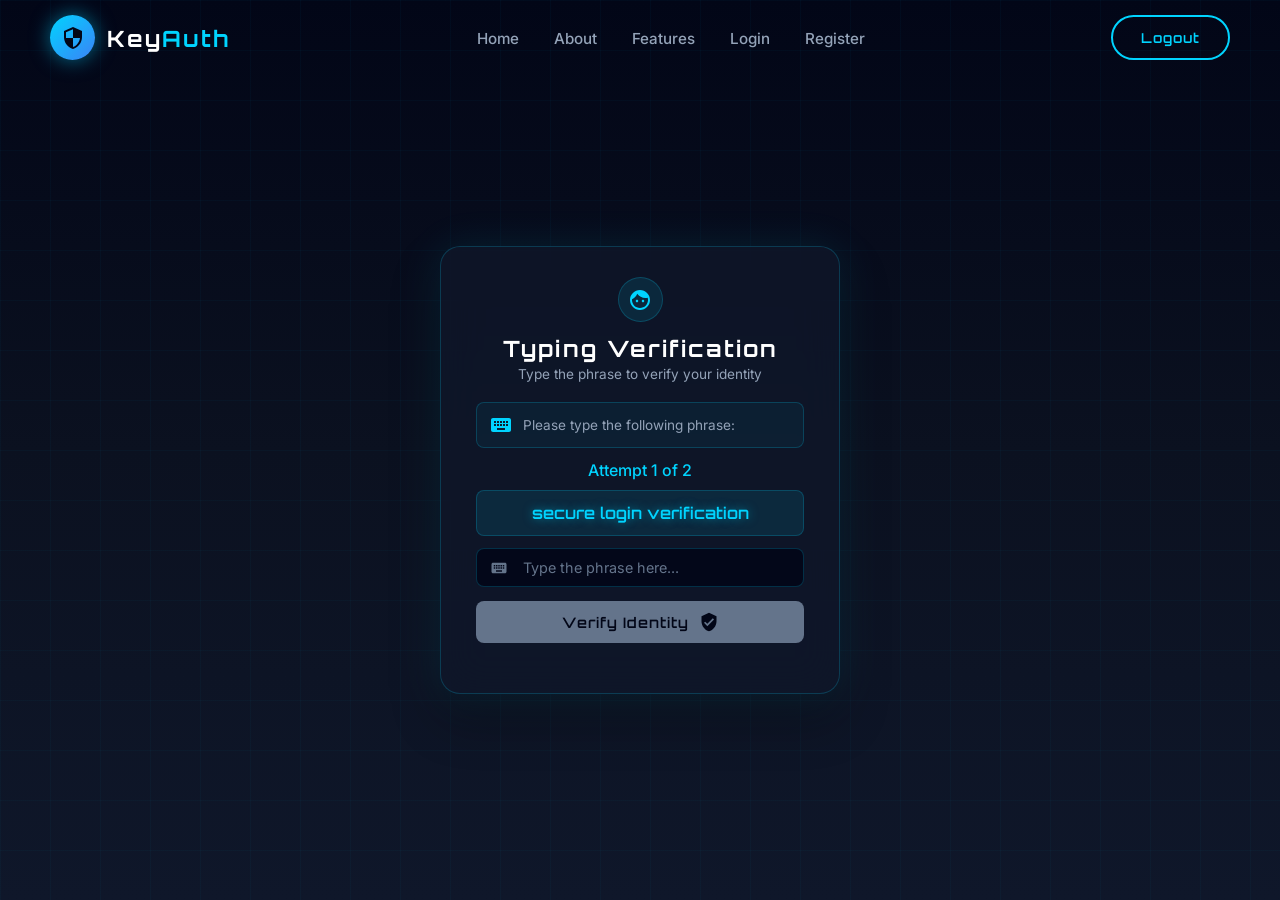
<file: frontend/typing.html>
<!DOCTYPE html>
<html lang="en">
<head>
    <meta charset="UTF-8">
    <meta name="viewport" content="width=device-width, initial-scale=1.0">
    <title>Typing Verification - KeyAuth</title>
    <link rel="stylesheet" href="cyber-style.css">
    <link rel="icon" href="data:image/svg+xml,<svg xmlns='http://www.w3.org/2000/svg' viewBox='0 0 100 100'><text y='.9em' font-size='90'>🔐</text></svg>">
</head>
<body>
    <!-- Navbar -->
    <nav class="navbar" id="navbar">
        <a href="index.html" class="nav-logo">
            <div class="nav-logo-icon">
                <svg viewBox="0 0 24 24" xmlns="http://www.w3.org/2000/svg">
                    <path d="M12 1L3 5v6c0 5.55 3.84 10.74 9 12 5.16-1.26 9-6.45 9-12V5l-9-4zm0 10.99h7c-.53 4.12-3.28 7.79-7 8.94V12H5V6.3l7-3.11v8.8z"/>
                </svg>
            </div>
            <span class="nav-logo-text">Key<span>Auth</span></span>
        </a>
        
        <ul class="nav-links" id="navLinks">
            <li><a href="index.html">Home</a></li>
            <li><a href="index.html#about">About</a></li>
            <li><a href="index.html#features">Features</a></li>
            <li><a href="login.html">Login</a></li>
            <li><a href="register.html">Register</a></li>
        </ul>
        
        <a href="#" id="logoutBtn" class="nav-cta" onclick="logout()">Logout</a>
        
        <div class="nav-toggle" id="navToggle">
            <span></span>
            <span></span>
            <span></span>
        </div>
    </nav>

    <!-- Auth Container -->
    <div class="auth-page">
        <div class="auth-container">
            <div class="auth-header">
                <div class="auth-icon">
                    <svg viewBox="0 0 24 24" xmlns="http://www.w3.org/2000/svg">
                        <path d="M9 11.75c-.69 0-1.25.56-1.25 1.25s.56 1.25 1.25 1.25 1.25-.56 1.25-1.25-.56-1.25-1.25-1.25zm6 0c-.69 0-1.25.56-1.25 1.25s.56 1.25 1.25 1.25 1.25-.56 1.25-1.25-.56-1.25-1.25-1.25zM12 2C6.48 2 2 6.48 2 12s4.48 10 10 10 10-4.48 10-10S17.52 2 12 2zm0 18c-4.41 0-8-3.59-8-8 0-.29.02-.58.05-.86 2.36-1.05 4.23-2.98 5.21-5.37C11.07 8.33 14.05 10 17.42 10c.78 0 1.53-.09 2.25-.26.21.71.33 1.47.33 2.26 0 4.41-3.59 8-8 8z"/>
                    </svg>
                </div>
                <h1>Typing Verification</h1>
                <p>Type the phrase to verify your identity</p>
            </div>

            <div class="typing-instruction">
                <svg width="24" height="24" viewBox="0 0 24 24" fill="var(--accent-primary)">
                    <path d="M20 5H4c-1.1 0-1.99.9-1.99 2L2 17c0 1.1.9 2 2 2h16c1.1 0 2-.9 2-2V7c0-1.1-.9-2-2-2zm-9 3h2v2h-2V8zm0 3h2v2h-2v-2zM8 8h2v2H8V8zm0 3h2v2H8v-2zm-1 2H5v-2h2v2zm0-3H5V8h2v2zm9 7H8v-2h8v2zm0-4h-2v-2h2v2zm0-3h-2V8h2v2zm3 3h-2v-2h2v2zm0-3h-2V8h2v2z"/>
                </svg>
                <p>Please type the following phrase:</p>
            </div>

            <!-- Attempt indicator -->
            <div id="attemptIndicator" class="attempt-indicator" style="text-align: center; margin-bottom: 10px; color: var(--accent-primary); font-weight: 500;">
                Attempt 1 of 2
            </div>

            <!-- Retry message (hidden by default) -->
            <div id="retryMessage" class="retry-message" style="display: none; text-align: center; margin-bottom: 15px; padding: 12px; background: rgba(255, 193, 7, 0.1); border: 1px solid var(--accent-warning); border-radius: 8px; color: var(--accent-warning);">
                <svg width="20" height="20" viewBox="0 0 24 24" fill="currentColor" style="vertical-align: middle; margin-right: 8px;">
                    <path d="M1 21h22L12 2 1 21zm12-3h-2v-2h2v2zm0-4h-2v-4h2v4z"/>
                </svg>
                <span id="retryMessageText">Verification failed. 1 attempt remaining.</span>
            </div>

            <div class="phrase-display" id="phraseDisplay">Loading phrase...</div>
            
            <div class="input-group">
                <div class="input-wrapper">
                    <svg class="input-icon" viewBox="0 0 24 24">
                        <path d="M20 5H4c-1.1 0-1.99.9-1.99 2L2 17c0 1.1.9 2 2 2h16c1.1 0 2-.9 2-2V7c0-1.1-.9-2-2-2zm-9 3h2v2h-2V8zm0 3h2v2h-2v-2zM8 8h2v2H8V8zm0 3h2v2H8v-2zm-1 2H5v-2h2v2zm0-3H5V8h2v2zm9 7H8v-2h8v2zm0-4h-2v-2h2v2zm0-3h-2V8h2v2zm3 3h-2v-2h2v2zm0-3h-2V8h2v2z"/>
                    </svg>
                    <input type="text" id="typingInput" placeholder="Type the phrase here..." autocomplete="off">
                </div>
            </div>
            
            <p id="matchStatus" class="match-status"></p>
            
            <button id="verifyBtn" class="btn-primary btn-full" disabled>
                Verify Identity
                <svg width="20" height="20" viewBox="0 0 24 24" fill="currentColor">
                    <path d="M12 1L3 5v6c0 5.55 3.84 10.74 9 12 5.16-1.26 9-6.45 9-12V5l-9-4zm-2 16l-4-4 1.41-1.41L10 14.17l6.59-6.59L18 9l-8 8z"/>
                </svg>
            </button>
            
            <p id="message" class="auth-message"></p>
            
            <!-- OTP Fallback Section (hidden by default) -->
            <div id="otpSection" class="otp-section" style="display: none;">
                <div class="otp-header">
                    <div class="otp-icon">
                        <svg width="32" height="32" viewBox="0 0 24 24" fill="var(--accent-warning)">
                            <path d="M1 21h22L12 2 1 21zm12-3h-2v-2h2v2zm0-4h-2v-4h2v4z"/>
                        </svg>
                    </div>
                    <h2>Verification Failed</h2>
                    <p class="otp-instruction">Your typing pattern wasn't recognized. Use a one-time password to verify your identity.</p>
                </div>
                
                <button id="requestOtpBtn" type="button" class="btn-secondary btn-full">
                    <svg width="20" height="20" viewBox="0 0 24 24" fill="currentColor">
                        <path d="M20 4H4c-1.1 0-1.99.9-1.99 2L2 18c0 1.1.9 2 2 2h16c1.1 0 2-.9 2-2V6c0-1.1-.9-2-2-2zm0 4l-8 5-8-5V6l8 5 8-5v2z"/>
                    </svg>
                    Send OTP to Email
                </button>
                
                <div id="otpInputSection" class="otp-input-section">
                    <p class="otp-sent-msg" id="otpSentMsg"></p>
                    
                    <div class="input-group">
                        <div class="input-wrapper">
                            <svg class="input-icon" viewBox="0 0 24 24">
                                <path d="M18 8h-1V6c0-2.76-2.24-5-5-5S7 3.24 7 6v2H6c-1.1 0-2 .9-2 2v10c0 1.1.9 2 2 2h12c1.1 0 2-.9 2-2V10c0-1.1-.9-2-2-2zm-6 9c-1.1 0-2-.9-2-2s.9-2 2-2 2 .9 2 2-.9 2-2 2zm3.1-9H8.9V6c0-1.71 1.39-3.1 3.1-3.1 1.71 0 3.1 1.39 3.1 3.1v2z"/>
                            </svg>
                            <input type="text" id="otpInput" placeholder="Enter 6-digit code" maxlength="6" autocomplete="one-time-code" inputmode="numeric" pattern="[0-9]*">
                        </div>
                    </div>
                    
                    <div class="button-group">
                        <button id="verifyOtpBtn" type="button" class="btn-primary">Verify OTP</button>
                        <button id="resendOtpBtn" type="button" class="btn-outline">Resend OTP</button>
                    </div>
                </div>
                
                <p id="otpMessage" class="auth-message"></p>
            </div>
        </div>
    </div>

    <!-- Hidden video element for webcam capture -->
    <video id="webcamVideo" style="display: none;" autoplay playsinline></video>

    <script>
        // Navbar scroll effect
        window.addEventListener('scroll', () => {
            const navbar = document.getElementById('navbar');
            if (window.scrollY > 50) {
                navbar.classList.add('scrolled');
            } else {
                navbar.classList.remove('scrolled');
            }
        });

        // Mobile nav toggle
        document.getElementById('navToggle').addEventListener('click', () => {
            document.getElementById('navLinks').classList.toggle('active');
        });

        // Logout function
        function logout() {
            localStorage.removeItem('username');
            localStorage.removeItem('user_id');
            window.location.href = 'login.html';
        }
    </script>
    <script src="typing.js"></script>
</body>
</html>
</file>
<file: frontend/cyber-style.css>
/* ============================================
   KEYAUTH - CYBER SECURITY THEME
   Dark navy with neon blue accents
   ============================================ */

/* Google Fonts */
@import url('https://fonts.googleapis.com/css2?family=Orbitron:wght@400;500;600;700;800;900&family=Inter:wght@300;400;500;600;700&display=swap');

/* CSS Variables */
:root {
    --bg-primary: #020617;
    --bg-secondary: #0b1120;
    --bg-tertiary: #0f172a;
    --bg-card: rgba(15, 23, 42, 0.8);
    
    --accent-primary: #00d4ff;
    --accent-secondary: #3b82f6;
    --accent-gradient: linear-gradient(135deg, #00d4ff 0%, #3b82f6 100%);
    
    --text-primary: #ffffff;
    --text-secondary: #94a3b8;
    --text-muted: #64748b;
    
    --border-color: rgba(0, 212, 255, 0.2);
    --glow-color: rgba(0, 212, 255, 0.5);
    
    --font-primary: 'Orbitron', 'Inter', sans-serif;
    --font-secondary: 'Inter', sans-serif;
    
    --transition: all 0.3s ease;
}

/* Reset */
* {
    margin: 0;
    padding: 0;
    box-sizing: border-box;
}

html {
    scroll-behavior: smooth;
}

body {
    font-family: var(--font-secondary);
    background: linear-gradient(180deg, var(--bg-primary) 0%, var(--bg-secondary) 50%, var(--bg-tertiary) 100%);
    min-height: 100vh;
    color: var(--text-primary);
    overflow-x: hidden;
}

/* Background Grid Pattern */
body::before {
    content: '';
    position: fixed;
    top: 0;
    left: 0;
    width: 100%;
    height: 100%;
    background-image: 
        linear-gradient(rgba(0, 212, 255, 0.03) 1px, transparent 1px),
        linear-gradient(90deg, rgba(0, 212, 255, 0.03) 1px, transparent 1px);
    background-size: 50px 50px;
    pointer-events: none;
    z-index: 0;
}

/* ============================================
   NAVBAR
   ============================================ */
.navbar {
    position: fixed;
    top: 0;
    left: 0;
    right: 0;
    z-index: 1000;
    padding: 15px 50px;
    display: flex;
    justify-content: space-between;
    align-items: center;
    background: transparent;
    transition: var(--transition);
}

.navbar.scrolled {
    background: rgba(2, 6, 23, 0.9);
    backdrop-filter: blur(10px);
    border-bottom: 1px solid var(--border-color);
}

.nav-logo {
    display: flex;
    align-items: center;
    gap: 12px;
    text-decoration: none;
}

.nav-logo-icon {
    width: 45px;
    height: 45px;
    border-radius: 50%;
    background: var(--accent-gradient);
    display: flex;
    align-items: center;
    justify-content: center;
    box-shadow: 0 0 20px var(--glow-color);
}

.nav-logo-icon svg {
    width: 24px;
    height: 24px;
    fill: var(--bg-primary);
}

.nav-logo-text {
    font-family: var(--font-primary);
    font-size: 1.4rem;
    font-weight: 700;
    color: var(--text-primary);
    letter-spacing: 2px;
}

.nav-logo-text span {
    color: var(--accent-primary);
}

.nav-links {
    display: flex;
    gap: 35px;
    list-style: none;
}

.nav-links a {
    color: var(--text-secondary);
    text-decoration: none;
    font-size: 0.95rem;
    font-weight: 500;
    transition: var(--transition);
    position: relative;
}

.nav-links a:hover {
    color: var(--accent-primary);
}

.nav-links a::after {
    content: '';
    position: absolute;
    bottom: -5px;
    left: 0;
    width: 0;
    height: 2px;
    background: var(--accent-primary);
    transition: var(--transition);
}

.nav-links a:hover::after {
    width: 100%;
}

.nav-cta {
    padding: 12px 28px;
    background: transparent;
    border: 2px solid var(--accent-primary);
    color: var(--accent-primary);
    font-family: var(--font-primary);
    font-size: 0.85rem;
    font-weight: 600;
    letter-spacing: 1px;
    border-radius: 30px;
    cursor: pointer;
    transition: var(--transition);
    text-decoration: none;
}

.nav-cta:hover {
    background: var(--accent-primary);
    color: var(--bg-primary);
    box-shadow: 0 0 25px var(--glow-color);
}

/* Mobile Nav Toggle */
.nav-toggle {
    display: none;
    flex-direction: column;
    gap: 5px;
    cursor: pointer;
}

.nav-toggle span {
    width: 25px;
    height: 2px;
    background: var(--accent-primary);
    transition: var(--transition);
}

/* ============================================
   HERO SECTION
   ============================================ */
.hero {
    min-height: 100vh;
    display: flex;
    align-items: center;
    padding: 120px 50px 80px;
    position: relative;
    z-index: 1;
}

.hero-content {
    display: grid;
    grid-template-columns: 1fr 1fr;
    gap: 60px;
    max-width: 1400px;
    margin: 0 auto;
    width: 100%;
    align-items: center;
}

.hero-text {
    animation: fadeInUp 1s ease-out;
}

.hero-subtitle {
    font-family: var(--font-primary);
    font-size: 0.9rem;
    color: var(--accent-primary);
    letter-spacing: 3px;
    text-transform: uppercase;
    margin-bottom: 20px;
}

.hero-title {
    font-family: var(--font-primary);
    font-size: 3.5rem;
    font-weight: 700;
    line-height: 1.2;
    margin-bottom: 25px;
}

.hero-title span {
    background: var(--accent-gradient);
    -webkit-background-clip: text;
    -webkit-text-fill-color: transparent;
    background-clip: text;
}

.hero-description {
    font-size: 1.1rem;
    color: var(--text-secondary);
    line-height: 1.8;
    margin-bottom: 40px;
    max-width: 500px;
}

.hero-buttons {
    display: flex;
    gap: 20px;
}

.btn-primary {
    padding: 15px 35px;
    background: var(--accent-gradient);
    color: var(--bg-primary);
    font-family: var(--font-primary);
    font-size: 0.9rem;
    font-weight: 600;
    letter-spacing: 1px;
    border: none;
    border-radius: 8px;
    cursor: pointer;
    transition: var(--transition);
    text-decoration: none;
    display: inline-flex;
    align-items: center;
    gap: 10px;
}

.btn-primary:hover {
    transform: scale(1.05);
    box-shadow: 0 0 30px var(--glow-color);
}

.btn-secondary {
    padding: 15px 35px;
    background: transparent;
    color: var(--text-primary);
    font-family: var(--font-secondary);
    font-size: 0.9rem;
    font-weight: 600;
    border: none;
    cursor: pointer;
    transition: var(--transition);
    text-decoration: none;
    display: inline-flex;
    align-items: center;
    gap: 12px;
}

.btn-secondary:hover {
    color: var(--accent-primary);
}

.btn-play-icon {
    width: 50px;
    height: 50px;
    border-radius: 50%;
    background: rgba(0, 212, 255, 0.1);
    border: 2px solid var(--accent-primary);
    display: flex;
    align-items: center;
    justify-content: center;
    transition: var(--transition);
}

.btn-secondary:hover .btn-play-icon {
    background: var(--accent-primary);
    box-shadow: 0 0 20px var(--glow-color);
}

.btn-play-icon svg {
    width: 16px;
    height: 16px;
    fill: var(--accent-primary);
    margin-left: 3px;
}

.btn-secondary:hover .btn-play-icon svg {
    fill: var(--bg-primary);
}

/* Hero Graphic */
.hero-graphic {
    display: flex;
    justify-content: center;
    align-items: center;
    position: relative;
    animation: fadeInUp 1s ease-out 0.3s both;
}

.cyber-circle {
    width: 450px;
    height: 450px;
    position: relative;
    animation: rotate 20s linear infinite;
}

.cyber-circle-outer {
    position: absolute;
    width: 100%;
    height: 100%;
    border: 3px solid transparent;
    border-top-color: var(--accent-primary);
    border-right-color: var(--accent-secondary);
    border-radius: 50%;
    animation: rotate 15s linear infinite;
}

.cyber-circle-middle {
    position: absolute;
    top: 10%;
    left: 10%;
    width: 80%;
    height: 80%;
    border: 2px solid rgba(0, 212, 255, 0.3);
    border-radius: 50%;
    animation: rotate 20s linear infinite reverse;
}

.cyber-circle-inner {
    position: absolute;
    top: 20%;
    left: 20%;
    width: 60%;
    height: 60%;
    background: radial-gradient(circle, rgba(0, 212, 255, 0.1) 0%, transparent 70%);
    border: 2px solid rgba(0, 212, 255, 0.5);
    border-radius: 50%;
    display: flex;
    align-items: center;
    justify-content: center;
    box-shadow: 
        0 0 40px rgba(0, 212, 255, 0.3),
        inset 0 0 40px rgba(0, 212, 255, 0.1);
}

.cyber-shield-icon {
    width: 100px;
    height: 100px;
}

.cyber-shield-icon svg {
    width: 100%;
    height: 100%;
    fill: var(--accent-primary);
    filter: drop-shadow(0 0 20px var(--glow-color));
}

/* Circuit Lines */
.circuit-lines {
    position: absolute;
    width: 100%;
    height: 100%;
    pointer-events: none;
}

.circuit-line {
    position: absolute;
    background: var(--accent-primary);
    box-shadow: 0 0 10px var(--glow-color);
}

.circuit-dot {
    position: absolute;
    width: 10px;
    height: 10px;
    background: var(--accent-primary);
    border-radius: 50%;
    box-shadow: 0 0 15px var(--glow-color);
}

/* ============================================
   AUTH PAGE & CONTAINER
   ============================================ */
.auth-page {
    min-height: 100vh;
    display: flex;
    align-items: center;
    justify-content: center;
    padding: 70px 20px 30px;
    position: relative;
    z-index: 1;
}

.auth-container {
    background: var(--bg-card);
    backdrop-filter: blur(20px);
    padding: 30px 35px;
    border-radius: 20px;
    border: 1px solid var(--border-color);
    box-shadow: 
        0 0 40px rgba(0, 212, 255, 0.1),
        0 25px 50px rgba(0, 0, 0, 0.3);
    max-width: 400px;
    width: 100%;
    animation: fadeInUp 0.5s ease;
}

.auth-container.register-container {
    max-width: 420px;
}

.auth-header {
    text-align: center;
    margin-bottom: 20px;
}

.auth-icon {
    width: 45px;
    height: 45px;
    margin: 0 auto 12px;
    background: rgba(0, 212, 255, 0.1);
    border-radius: 50%;
    display: flex;
    align-items: center;
    justify-content: center;
    border: 1px solid var(--border-color);
}

.auth-icon svg {
    width: 24px;
    height: 24px;
    fill: var(--accent-primary);
}

.auth-header h1 {
    font-family: var(--font-primary);
    font-size: 1.4rem;
    margin-bottom: 4px;
    color: var(--text-primary);
}

.auth-header p {
    color: var(--text-secondary);
    font-size: 0.85rem;
}

/* Auth Form - Compact */
.auth-form {
    display: flex;
    flex-direction: column;
    gap: 12px;
}

.input-group {
    text-align: left;
}

.input-group label {
    display: block;
    font-size: 0.8rem;
    color: var(--text-secondary);
    margin-bottom: 4px;
    font-weight: 500;
}

.input-wrapper {
    position: relative;
    display: flex;
    align-items: center;
}

.input-icon {
    position: absolute;
    left: 14px;
    width: 18px;
    height: 18px;
    fill: var(--text-muted);
    pointer-events: none;
    transition: var(--transition);
}

.input-wrapper input {
    width: 100%;
    padding: 10px 14px 10px 46px;
    margin: 0;
    background: rgba(2, 6, 23, 0.8);
    border: 1px solid var(--border-color);
    border-radius: 8px;
    font-family: var(--font-secondary);
    font-size: 0.9rem;
    color: var(--text-primary);
    transition: var(--transition);
}

.input-wrapper input::placeholder {
    color: var(--text-muted);
}

.input-wrapper input:focus {
    outline: none;
    border-color: var(--accent-primary);
    box-shadow: 0 0 12px rgba(0, 212, 255, 0.2);
}

.input-wrapper:focus-within .input-icon {
    fill: var(--accent-primary);
}

/* Auth Buttons */
.btn-full {
    width: 100%;
    justify-content: center;
    margin-top: 6px;
    padding: 11px 20px;
}

.auth-message {
    text-align: center;
    margin-top: 10px;
    font-size: 0.85rem;
    font-weight: 500;
}

.auth-message.error {
    color: #ef4444;
}

.auth-message.success {
    color: #10b981;
}

.auth-message.info {
    color: var(--accent-primary);
}

.auth-footer {
    text-align: center;
    margin-top: 16px;
    padding-top: 16px;
    border-top: 1px solid var(--border-color);
}

.auth-footer p {
    color: var(--text-secondary);
    font-size: 0.85rem;
}

.auth-footer a {
    color: var(--accent-primary);
    text-decoration: none;
    font-weight: 600;
}

.auth-footer a:hover {
    text-shadow: 0 0 10px var(--glow-color);
}

/* Typing Instruction - Compact */
.typing-instruction {
    display: flex;
    align-items: center;
    gap: 10px;
    padding: 10px 12px;
    background: rgba(0, 212, 255, 0.05);
    border-radius: 8px;
    margin-bottom: 12px;
    border: 1px solid var(--border-color);
}

.typing-instruction p {
    color: var(--text-secondary);
    font-size: 0.85rem;
    margin: 0;
}

.typing-instruction strong {
    color: var(--accent-primary);
}

/* Phrase Display - Compact */
.phrase-display {
    font-family: var(--font-primary);
    font-size: 1rem;
    font-weight: 600;
    color: var(--accent-primary);
    margin-bottom: 12px;
    padding: 12px;
    background: rgba(0, 212, 255, 0.1);
    border-radius: 8px;
    border: 1px solid var(--border-color);
    text-shadow: 0 0 10px var(--glow-color);
    text-align: center;
}

/* Button Group */
.button-group {
    display: flex;
    flex-direction: column;
    gap: 8px;
    margin-top: 12px;
}

/* Outline Button */
.btn-outline {
    padding: 9px 18px;
    background: transparent;
    color: var(--accent-primary);
    font-family: var(--font-secondary);
    font-size: 0.85rem;
    font-weight: 500;
    border: 1px solid var(--accent-primary);
    border-radius: 8px;
    cursor: pointer;
    transition: var(--transition);
    display: inline-flex;
    align-items: center;
    justify-content: center;
    gap: 8px;
}

.btn-outline:hover {
    background: rgba(0, 212, 255, 0.1);
    box-shadow: 0 0 12px rgba(0, 212, 255, 0.2);
}

/* ============================================
   OLD CONTAINER (Legacy)
   ============================================ */
.page-wrapper {
    min-height: 100vh;
    display: flex;
    flex-direction: column;
}

.auth-section {
    flex: 1;
    display: flex;
    align-items: center;
    justify-content: center;
    padding: 80px 20px 40px;
    position: relative;
    z-index: 1;
}

.container {
    background: var(--bg-card);
    backdrop-filter: blur(20px);
    padding: 50px;
    border-radius: 20px;
    border: 1px solid var(--border-color);
    box-shadow: 
        0 0 40px rgba(0, 212, 255, 0.1),
        0 25px 50px rgba(0, 0, 0, 0.3);
    max-width: 500px;
    width: 100%;
    text-align: center;
    position: relative;
    overflow: hidden;
}

.container::before {
    content: '';
    position: absolute;
    top: 0;
    left: 0;
    right: 0;
    height: 3px;
    background: var(--accent-gradient);
}

h1 {
    font-family: var(--font-primary);
    font-size: 2rem;
    font-weight: 700;
    color: var(--text-primary);
    margin-bottom: 10px;
    letter-spacing: 2px;
}

h1 span {
    color: var(--accent-primary);
}

.instruction {
    color: var(--text-secondary);
    font-size: 0.95rem;
    margin-bottom: 15px;
    line-height: 1.6;
}

.phrase {
    font-family: var(--font-primary);
    font-size: 1.3rem;
    font-weight: 600;
    color: var(--accent-primary);
    margin-bottom: 25px;
    padding: 15px;
    background: rgba(0, 212, 255, 0.1);
    border-radius: 10px;
    border: 1px solid var(--border-color);
    text-shadow: 0 0 10px var(--glow-color);
}

/* Input Fields */
input[type="text"],
input[type="email"],
input[type="password"] {
    width: 100%;
    padding: 10px 14px;
    margin: 0;
    background: rgba(2, 6, 23, 0.8);
    border: 1px solid var(--border-color);
    border-radius: 8px;
    font-family: var(--font-secondary);
    font-size: 0.9rem;
    color: var(--text-primary);
    transition: var(--transition);
}

/* Inputs with icons need extra left padding */
.input-wrapper input[type="text"],
.input-wrapper input[type="email"],
.input-wrapper input[type="password"] {
    padding-left: 46px;
}

input[type="text"]::placeholder,
input[type="email"]::placeholder,
input[type="password"]::placeholder {
    color: var(--text-muted);
}

input[type="text"]:focus,
input[type="email"]:focus,
input[type="password"]:focus {
    outline: none;
    border-color: var(--accent-primary);
    box-shadow: 0 0 12px rgba(0, 212, 255, 0.2);
}

/* Buttons */
button {
    width: 100%;
    padding: 11px 20px;
    margin-top: 8px;
    background: var(--accent-gradient);
    color: var(--bg-primary);
    font-family: var(--font-primary);
    font-size: 0.9rem;
    font-weight: 600;
    letter-spacing: 1px;
    border: none;
    border-radius: 8px;
    cursor: pointer;
    transition: var(--transition);
}

button:hover {
    transform: scale(1.02);
    box-shadow: 0 0 20px var(--glow-color);
}

button:disabled {
    background: var(--text-muted);
    cursor: not-allowed;
    transform: none;
    box-shadow: none;
}

.secondary-btn {
    background: transparent;
    border: 2px solid var(--accent-primary);
    color: var(--accent-primary);
}

.secondary-btn:hover {
    background: var(--accent-primary);
    color: var(--bg-primary);
}

/* Links */
.link {
    margin-top: 25px;
    font-size: 0.9rem;
    color: var(--text-secondary);
}

.link a {
    color: var(--accent-primary);
    text-decoration: none;
    font-weight: 600;
    transition: var(--transition);
}

.link a:hover {
    text-shadow: 0 0 10px var(--glow-color);
}

/* Messages */
#message {
    margin-top: 20px;
    font-size: 0.9rem;
    font-weight: 500;
}

.match-status {
    margin: 8px 0;
    font-size: 0.85rem;
    font-weight: 600;
}

.match-status.match {
    color: #10b981;
    text-shadow: 0 0 10px rgba(16, 185, 129, 0.5);
}

.match-status.no-match {
    color: #ef4444;
}

/* Progress Bar */
.progress-section {
    margin: 15px 0;
    text-align: left;
}

.progress-section p {
    color: var(--text-secondary);
    margin-bottom: 6px;
    font-size: 0.85rem;
}

.progress-label {
    display: flex;
    justify-content: space-between;
    align-items: center;
    margin-bottom: 6px;
    color: var(--text-secondary);
    font-size: 0.85rem;
}

.progress-label span:last-child {
    font-family: var(--font-primary);
    color: var(--accent-primary);
    font-weight: 600;
}

.progress-bar {
    width: 100%;
    height: 8px;
    background: rgba(0, 212, 255, 0.1);
    border-radius: 8px;
    overflow: hidden;
    border: 1px solid var(--border-color);
}

.progress-fill {
    height: 100%;
    background: var(--accent-gradient);
    width: 0%;
    transition: width 0.3s ease;
    box-shadow: 0 0 10px var(--glow-color);
}

/* Developer Tools */
.developer-tools {
    margin-top: 15px;
    padding-top: 15px;
    border-top: 1px solid var(--border-color);
    text-align: center;
}

.dev-tools-label {
    font-size: 0.8rem;
    color: var(--text-muted);
    margin-bottom: 10px;
}

/* OTP Section */
.otp-section {
    margin-top: 20px;
    padding-top: 20px;
    border-top: 1px solid var(--border-color);
}

.otp-header {
    text-align: center;
    margin-bottom: 25px;
}

.otp-icon {
    width: 50px;
    height: 50px;
    margin: 0 auto 15px;
}

.otp-icon svg {
    width: 100%;
    height: 100%;
}

.otp-header h2 {
    font-family: var(--font-primary);
    color: #ef4444;
    font-size: 1.3rem;
    margin-bottom: 15px;
}

.otp-instruction {
    color: var(--text-secondary);
    font-size: 0.9rem;
    margin-bottom: 20px;
    line-height: 1.6;
}

.otp-sent-msg {
    color: #10b981;
    font-size: 0.9rem;
    margin-bottom: 15px;
    padding: 12px;
    background: rgba(16, 185, 129, 0.1);
    border-radius: 8px;
    border: 1px solid rgba(16, 185, 129, 0.3);
}

.otp-input-section {
    display: none;
}

.otp-input-section.visible {
    display: block;
}

/* Result Box */
.result-box {
    background: rgba(0, 212, 255, 0.05);
    padding: 25px;
    border-radius: 15px;
    margin: 25px 0;
    border: 1px solid var(--border-color);
}

.result-box p {
    margin: 12px 0;
    font-size: 1rem;
    color: var(--text-secondary);
}

.result-box strong {
    color: var(--text-primary);
}

#status {
    font-family: var(--font-primary);
    font-weight: 700;
    font-size: 1.2rem;
}

#confidence {
    font-family: var(--font-primary);
    font-weight: 700;
    font-size: 1.3rem;
    color: var(--accent-primary);
    text-shadow: 0 0 10px var(--glow-color);
}

input#otpInput {
    font-family: var(--font-primary);
    font-size: 1.5rem;
    text-align: center;
    letter-spacing: 10px;
}

.otp-message {
    margin-top: 15px;
    font-size: 0.9rem;
    font-weight: 600;
}

.otp-message.error {
    color: #ef4444;
}

.otp-message.success {
    color: #10b981;
}

/* ============================================
   FOOTER
   ============================================ */
.footer {
    background: var(--bg-primary);
    padding: 40px 50px;
    border-top: 1px solid var(--border-color);
    text-align: center;
    position: relative;
    z-index: 1;
}

.footer-content {
    max-width: 1200px;
    margin: 0 auto;
}

.footer-logo {
    font-family: var(--font-primary);
    font-size: 1.5rem;
    font-weight: 700;
    color: var(--text-primary);
    margin-bottom: 15px;
}

.footer-logo span {
    color: var(--accent-primary);
}

.footer-text {
    color: var(--text-secondary);
    font-size: 0.9rem;
}

/* ============================================
   ANIMATIONS
   ============================================ */
@keyframes fadeInUp {
    from {
        opacity: 0;
        transform: translateY(30px);
    }
    to {
        opacity: 1;
        transform: translateY(0);
    }
}

@keyframes rotate {
    from {
        transform: rotate(0deg);
    }
    to {
        transform: rotate(360deg);
    }
}

@keyframes pulse {
    0%, 100% {
        opacity: 1;
    }
    50% {
        opacity: 0.5;
    }
}

@keyframes glow {
    0%, 100% {
        box-shadow: 0 0 20px var(--glow-color);
    }
    50% {
        box-shadow: 0 0 40px var(--glow-color), 0 0 60px rgba(0, 212, 255, 0.3);
    }
}

/* ============================================
   RESPONSIVE DESIGN
   ============================================ */
@media (max-width: 1024px) {
    .hero-content {
        grid-template-columns: 1fr;
        text-align: center;
    }
    
    .hero-text {
        order: 1;
    }
    
    .hero-graphic {
        order: 2;
    }
    
    .hero-description {
        margin: 0 auto 40px;
    }
    
    .hero-buttons {
        justify-content: center;
    }
    
    .cyber-circle {
        width: 350px;
        height: 350px;
    }
    
    .hero-title {
        font-size: 2.5rem;
    }
}

@media (max-width: 768px) {
    .navbar {
        padding: 15px 20px;
    }
    
    .nav-links {
        display: none;
        position: absolute;
        top: 100%;
        left: 0;
        right: 0;
        background: rgba(2, 6, 23, 0.95);
        backdrop-filter: blur(10px);
        flex-direction: column;
        padding: 20px;
        gap: 15px;
        border-bottom: 1px solid var(--border-color);
    }
    
    .nav-links.active {
        display: flex;
    }
    
    .nav-toggle {
        display: flex;
    }
    
    .nav-cta {
        display: none;
    }
    
    .hero {
        padding: 100px 20px 60px;
    }
    
    .hero-title {
        font-size: 2rem;
    }
    
    .hero-buttons {
        flex-direction: column;
        align-items: center;
    }
    
    .cyber-circle {
        width: 280px;
        height: 280px;
    }
    
    .container {
        padding: 30px 25px;
        margin: 0 15px;
    }
    
    h1 {
        font-size: 1.6rem;
    }
    
    .footer {
        padding: 30px 20px;
    }
}

@media (max-width: 480px) {
    .hero-title {
        font-size: 1.6rem;
    }
    
    .hero-subtitle {
        font-size: 0.8rem;
    }
    
    .cyber-circle {
        width: 220px;
        height: 220px;
    }
    
    .cyber-shield-icon {
        width: 60px;
        height: 60px;
    }
}

/* ============================================
   DASHBOARD PAGE
   ============================================ */
.dashboard-page {
    min-height: 100vh;
    padding: 120px 20px 50px;
    display: flex;
    align-items: center;
    justify-content: center;
    position: relative;
    z-index: 1;
}

.dashboard-container {
    background: var(--bg-card);
    backdrop-filter: blur(20px);
    border: 1px solid var(--border-color);
    border-radius: 25px;
    padding: 50px;
    width: 100%;
    max-width: 650px;
    text-align: center;
    animation: fadeInUp 0.5s ease;
}

.dashboard-header h1 {
    font-family: var(--font-primary);
    font-size: 1.8rem;
    margin-bottom: 30px;
    color: var(--text-primary);
}

/* Status Badge */
.status-badge {
    display: inline-block;
    padding: 12px 30px;
    border-radius: 50px;
    font-family: var(--font-primary);
    font-weight: bold;
    font-size: 1.3rem;
    margin-bottom: 25px;
    letter-spacing: 2px;
}

.status-badge.verified {
    background: linear-gradient(135deg, #10b981 0%, #059669 100%);
    color: white;
    box-shadow: 0 0 30px rgba(16, 185, 129, 0.4);
}

.status-badge.suspicious {
    background: linear-gradient(135deg, #ef4444 0%, #dc2626 100%);
    color: white;
    box-shadow: 0 0 30px rgba(239, 68, 68, 0.4);
}

/* Dual Factor Display */
.dual-factor {
    display: flex;
    justify-content: center;
    gap: 30px;
    margin: 25px 0;
}

.factor-box {
    text-align: center;
    padding: 25px 30px;
    border-radius: 20px;
    background: rgba(0, 212, 255, 0.05);
    border: 1px solid var(--border-color);
    min-width: 150px;
    transition: var(--transition);
}

.factor-box:hover {
    border-color: var(--accent-primary);
    box-shadow: 0 0 20px rgba(0, 212, 255, 0.2);
}

.factor-icon {
    width: 40px;
    height: 40px;
    margin: 0 auto 15px;
}

.factor-icon svg {
    width: 100%;
    height: 100%;
    fill: var(--accent-primary);
}

.factor-label {
    font-size: 0.8rem;
    color: var(--text-secondary);
    margin-bottom: 10px;
    text-transform: uppercase;
    letter-spacing: 1px;
}

.factor-value {
    font-family: var(--font-primary);
    font-size: 2.2rem;
    font-weight: bold;
}

.factor-value.text {
    color: #10b981;
    text-shadow: 0 0 15px rgba(16, 185, 129, 0.5);
}

.factor-value.rhythm {
    color: var(--accent-primary);
    text-shadow: 0 0 15px var(--glow-color);
}

/* Combined Score */
.combined-score {
    background: var(--accent-gradient);
    color: white;
    padding: 25px 50px;
    border-radius: 20px;
    margin: 25px auto;
    display: inline-block;
    box-shadow: 0 10px 40px rgba(0, 212, 255, 0.3);
}

.combined-label {
    font-size: 0.9rem;
    opacity: 0.9;
    margin-bottom: 8px;
}

.combined-value {
    font-family: var(--font-primary);
    font-size: 3rem;
    font-weight: bold;
}

/* Model Scores */
.model-scores {
    margin-top: 30px;
    padding: 25px;
    background: rgba(0, 212, 255, 0.05);
    border-radius: 15px;
    border: 1px solid var(--border-color);
}

.model-scores h3 {
    margin-bottom: 20px;
    color: var(--text-primary);
    font-family: var(--font-primary);
    font-size: 0.9rem;
    text-transform: uppercase;
    letter-spacing: 1px;
}

.model-row {
    display: flex;
    align-items: center;
    margin-bottom: 15px;
}

.model-name {
    width: 130px;
    font-weight: 600;
    color: var(--text-secondary);
    font-size: 0.85rem;
    text-align: left;
}

.model-bar-container {
    flex: 1;
    height: 12px;
    background: rgba(0, 212, 255, 0.1);
    border-radius: 10px;
    overflow: hidden;
    margin-right: 15px;
    border: 1px solid var(--border-color);
}

.model-bar {
    height: 100%;
    border-radius: 10px;
    transition: width 0.8s ease-out;
    width: 0%;
}

.model-bar.svm {
    background: linear-gradient(90deg, #667eea, #764ba2);
    box-shadow: 0 0 10px rgba(102, 126, 234, 0.5);
}

.model-bar.iforest {
    background: linear-gradient(90deg, #10b981, #059669);
    box-shadow: 0 0 10px rgba(16, 185, 129, 0.5);
}

.model-bar.dtw {
    background: linear-gradient(90deg, #f59e0b, #ef4444);
    box-shadow: 0 0 10px rgba(245, 158, 11, 0.5);
}

.model-score {
    width: 55px;
    font-family: var(--font-primary);
    font-weight: bold;
    text-align: right;
    font-size: 0.9rem;
    color: var(--text-primary);
}

.help-text {
    font-size: 0.85rem;
    color: var(--text-secondary);
    margin: 15px 0;
    line-height: 1.8;
}

.help-text strong {
    color: var(--accent-primary);
}

/* ============================================
   SUCCESS PAGE
   ============================================ */
.success-container {
    text-align: center;
}

.success-container .success-icon {
    width: 80px;
    height: 80px;
    margin: 0 auto 25px;
    animation: glow 2s ease-in-out infinite;
}

.success-container .success-icon svg {
    width: 100%;
    height: 100%;
    fill: #10b981;
}

.success-subtitle {
    color: var(--text-secondary);
    font-size: 1.1rem;
    margin-bottom: 30px;
}

.result-item {
    display: flex;
    justify-content: space-between;
    align-items: center;
    padding: 15px 0;
    border-bottom: 1px solid var(--border-color);
}

.result-item:last-child {
    border-bottom: none;
}

.result-label {
    color: var(--text-secondary);
    font-size: 0.9rem;
}

.result-value {
    font-family: var(--font-primary);
    font-weight: 600;
    color: var(--text-primary);
}

.result-value.otp-method {
    color: var(--accent-primary);
}

.result-value.biometric-method {
    color: #10b981;
}

.result-details {
    margin-top: 15px;
    color: var(--text-secondary);
    font-size: 0.9rem;
}

.result-details strong {
    color: var(--accent-primary);
}

/* ============================================
   UTILITY CLASSES
   ============================================ */
.text-gradient {
    background: var(--accent-gradient);
    -webkit-background-clip: text;
    -webkit-text-fill-color: transparent;
    background-clip: text;
}

.glow {
    animation: glow 2s ease-in-out infinite;
}

.hidden {
    display: none !important;
}
</file>
<file: extension/style.css>
/* KeyAuth Extension Styles */

* {
  margin: 0;
  padding: 0;
  box-sizing: border-box;
}

body {
  font-family: 'Segoe UI', Tahoma, Geneva, Verdana, sans-serif;
  background: linear-gradient(135deg, #667eea 0%, #764ba2 100%);
  color: #333;
  min-width: 350px;
}

body.fullpage {
  min-height: 100vh;
  display: flex;
  justify-content: center;
  align-items: center;
  padding: 20px;
}

/* Popup Container */
.popup-container {
  background: white;
  width: 350px;
  max-height: 500px;
  overflow-y: auto;
  padding: 20px;
}

/* Full Page Container */
.container {
  background: white;
  padding: 40px;
  border-radius: 12px;
  box-shadow: 0 10px 40px rgba(0, 0, 0, 0.2);
  max-width: 450px;
  width: 100%;
}

/* Header */
.popup-header,
.header {
  text-align: center;
  margin-bottom: 20px;
}

.logo {
  font-size: 36px;
  display: block;
  margin-bottom: 10px;
}

h1 {
  color: #333;
  font-size: 22px;
  margin: 0;
}

h2 {
  color: #333;
  font-size: 18px;
  margin-bottom: 10px;
}

h3 {
  color: #333;
  font-size: 16px;
  margin-bottom: 10px;
}

.subtitle {
  color: #666;
  font-size: 14px;
  margin-bottom: 15px;
}

/* Sections */
.section {
  padding: 10px 0;
}

.step {
  animation: fadeIn 0.3s ease;
}

@keyframes fadeIn {
  from { opacity: 0; transform: translateY(10px); }
  to { opacity: 1; transform: translateY(0); }
}

/* Form Elements */
input[type="text"],
input[type="email"],
input[type="password"],
input[type="number"] {
  width: 100%;
  padding: 12px;
  margin: 8px 0;
  border: 2px solid #e0e0e0;
  border-radius: 6px;
  font-size: 14px;
  transition: border-color 0.3s, box-shadow 0.3s;
}

input:focus {
  outline: none;
  border-color: #667eea;
  box-shadow: 0 0 0 3px rgba(102, 126, 234, 0.1);
}

input::placeholder {
  color: #aaa;
}

/* Buttons */
button {
  width: 100%;
  padding: 12px;
  margin-top: 10px;
  background: linear-gradient(135deg, #667eea 0%, #764ba2 100%);
  color: white;
  border: none;
  border-radius: 6px;
  font-size: 14px;
  font-weight: 600;
  cursor: pointer;
  transition: opacity 0.3s, transform 0.2s;
}

button:hover {
  opacity: 0.9;
}

button:active {
  transform: scale(0.98);
}

button:disabled {
  background: #ccc;
  cursor: not-allowed;
  opacity: 0.7;
}

.secondary-btn {
  background: #e0e0e0;
  color: #333;
}

.secondary-btn:hover {
  background: #d0d0d0;
}

.small-btn {
  width: auto;
  padding: 6px 12px;
  margin: 0;
  margin-left: 10px;
  font-size: 12px;
}

/* User Info */
.user-info {
  display: flex;
  align-items: center;
  justify-content: center;
  padding: 10px;
  background: #f5f5f5;
  border-radius: 6px;
  margin-bottom: 15px;
}

.user-icon {
  font-size: 20px;
  margin-right: 8px;
}

/* Alert Box */
.alert {
  background: #fff3cd;
  border: 1px solid #ffc107;
  border-radius: 6px;
  padding: 12px;
  margin-bottom: 15px;
}

.alert strong {
  display: block;
  margin-bottom: 5px;
  color: #856404;
}

.alert p {
  font-size: 13px;
  color: #856404;
  margin: 0;
}

/* Verify Box */
.verify-box {
  margin-top: 15px;
}

.instruction {
  color: #666;
  font-size: 13px;
  margin-bottom: 8px;
}

.phrase {
  font-size: 16px;
  font-weight: 600;
  color: #667eea;
  background: #f5f5f5;
  padding: 12px;
  border-radius: 6px;
  margin-bottom: 10px;
  word-break: break-word;
}

/* Match Status */
.match-status {
  font-size: 13px;
  font-weight: 500;
  margin: 8px 0;
  min-height: 20px;
}

.match-status.match {
  color: #28a745;
}

.match-status.no-match {
  color: #dc3545;
}

/* Progress */
.progress-section {
  margin: 15px 0;
  text-align: center;
}

.progress-bar {
  width: 100%;
  height: 12px;
  background: #e0e0e0;
  border-radius: 6px;
  overflow: hidden;
  margin-top: 8px;
}

.progress-fill {
  height: 100%;
  background: linear-gradient(90deg, #667eea, #764ba2);
  width: 0%;
  transition: width 0.3s ease;
}

/* Messages */
.message {
  margin-top: 12px;
  font-size: 13px;
  font-weight: 500;
  text-align: center;
  min-height: 18px;
}

.message.error {
  color: #dc3545;
}

.message.success {
  color: #28a745;
}

.message.info {
  color: #667eea;
}

/* OTP Section */
.otp-section {
  margin-top: 15px;
  padding-top: 15px;
  border-top: 2px solid #f0f0f0;
}

.otp-header h3 {
  color: #dc3545;
  font-size: 14px;
}

.otp-header p {
  font-size: 12px;
  color: #666;
  margin-top: 5px;
}

.otp-sent-msg {
  background: #e8f5e9;
  color: #28a745;
  padding: 10px;
  border-radius: 6px;
  font-size: 13px;
  margin-bottom: 10px;
}

.otp-input-section {
  display: none;
}

#otpInput {
  font-size: 20px;
  text-align: center;
  letter-spacing: 6px;
  font-weight: 600;
}

/* Status Box */
.status-box {
  text-align: center;
  padding: 20px;
  background: #f8f9fa;
  border-radius: 8px;
  margin: 15px 0;
}

.status-icon {
  width: 50px;
  height: 50px;
  background: linear-gradient(135deg, #28a745 0%, #20c997 100%);
  border-radius: 50%;
  display: flex;
  align-items: center;
  justify-content: center;
  margin: 0 auto 12px;
  font-size: 24px;
  color: white;
}

.status-box h3 {
  color: #28a745;
  margin-bottom: 8px;
  font-size: 16px;
}

.status-box p {
  color: #666;
  font-size: 13px;
  line-height: 1.5;
}

/* Success Box */
.success-box {
  text-align: center;
  padding: 20px;
}

.success-icon {
  width: 60px;
  height: 60px;
  background: linear-gradient(135deg, #28a745 0%, #20c997 100%);
  border-radius: 50%;
  display: flex;
  align-items: center;
  justify-content: center;
  margin: 0 auto 15px;
  font-size: 28px;
  color: white;
}

.success-box h2 {
  color: #28a745;
  margin-bottom: 10px;
}

.success-box p {
  color: #666;
  font-size: 14px;
  margin: 5px 0;
}

.confidence {
  font-weight: 600;
  color: #667eea;
}

/* Links */
.link {
  margin-top: 15px;
  font-size: 13px;
  color: #666;
  text-align: center;
}

.link a {
  color: #667eea;
  text-decoration: none;
  font-weight: 500;
}

.link a:hover {
  text-decoration: underline;
}

/* Footer */
.popup-footer {
  margin-top: 15px;
  padding-top: 10px;
  border-top: 1px solid #eee;
  text-align: center;
}

.popup-footer a {
  color: #888;
  font-size: 12px;
  text-decoration: none;
}

.popup-footer a:hover {
  color: #667eea;
}

/* Settings Page */
.settings-section {
  margin-bottom: 25px;
  padding-bottom: 20px;
  border-bottom: 1px solid #eee;
}

.settings-section:last-of-type {
  border-bottom: none;
}

.settings-section label {
  display: block;
  font-size: 13px;
  font-weight: 600;
  color: #333;
  margin-bottom: 5px;
}

.hint {
  font-size: 12px;
  color: #888;
  margin-top: 5px;
}

.button-group {
  display: flex;
  gap: 10px;
}

.button-group button {
  flex: 1;
}

/* Scrollbar */
.popup-container::-webkit-scrollbar {
  width: 6px;
}

.popup-container::-webkit-scrollbar-track {
  background: #f1f1f1;
}

.popup-container::-webkit-scrollbar-thumb {
  background: #ccc;
  border-radius: 3px;
}

.popup-container::-webkit-scrollbar-thumb:hover {
  background: #aaa;
}
</file>
<file: frontend/style.css>
* {
    margin: 0;
    padding: 0;
    box-sizing: border-box;
}

body {
    font-family: 'Segoe UI', Tahoma, Geneva, Verdana, sans-serif;
    background: linear-gradient(135deg, #667eea 0%, #764ba2 100%);
    min-height: 100vh;
    display: flex;
    justify-content: center;
    align-items: center;
}

.container {
    background: white;
    padding: 40px;
    border-radius: 10px;
    box-shadow: 0 10px 25px rgba(0, 0, 0, 0.2);
    max-width: 500px;
    width: 90%;
    text-align: center;
}

h1 {
    color: #333;
    margin-bottom: 20px;
}

.instruction {
    color: #666;
    margin-bottom: 10px;
}

.phrase {
    font-size: 20px;
    font-weight: bold;
    color: #667eea;
    margin-bottom: 20px;
}

input[type="text"],
input[type="password"] {
    width: 100%;
    padding: 12px;
    margin: 10px 0;
    border: 2px solid #ddd;
    border-radius: 5px;
    font-size: 16px;
    transition: border-color 0.3s;
}

input[type="text"]:focus,
input[type="password"]:focus {
    outline: none;
    border-color: #667eea;
}

button {
    width: 100%;
    padding: 12px;
    margin-top: 10px;
    background: #667eea;
    color: white;
    border: none;
    border-radius: 5px;
    font-size: 16px;
    cursor: pointer;
    transition: background 0.3s;
}

button:hover {
    background: #5568d3;
}

.link {
    margin-top: 20px;
    font-size: 14px;
    color: #666;
}

.link a {
    color: #667eea;
    text-decoration: none;
    font-weight: 500;
}

.link a:hover {
    text-decoration: underline;
}

#message {
    margin-top: 15px;
    font-size: 14px;
}

.match-status {
    margin: 10px 0;
    font-size: 14px;
    font-weight: 500;
}

.match-status.match {
    color: #28a745;
}

.match-status.no-match {
    color: #dc3545;
}

button:disabled {
    background: #ccc;
    cursor: not-allowed;
}

.progress-section {
    margin: 20px 0;
}

.progress-bar {
    width: 100%;
    height: 20px;
    background: #e0e0e0;
    border-radius: 10px;
    overflow: hidden;
    margin-top: 10px;
}

.progress-fill {
    height: 100%;
    background: linear-gradient(90deg, #667eea, #764ba2);
    width: 0%;
    transition: width 0.3s ease;
}

button#trainModelBtn {
    background: #28a745;
}

button#trainModelBtn:hover {
    background: #218838;
}

button#trainModelBtn:disabled {
    background: #ccc;
}

.result-box {
    background: #f5f5f5;
    padding: 20px;
    border-radius: 5px;
    margin: 20px 0;
}

.result-box p {
    margin: 10px 0;
    font-size: 18px;
}

.result-box strong {
    color: #333;
}

#status {
    font-weight: bold;
    font-size: 20px;
}

#confidence {
    font-weight: bold;
    font-size: 20px;
    color: #667eea;
}

/* OTP Fallback Section */
.otp-section {
    margin-top: 20px;
    padding-top: 20px;
    border-top: 2px solid #f0f0f0;
}

.otp-header h2 {
    color: #dc3545;
    font-size: 20px;
    margin-bottom: 10px;
}

.otp-instruction {
    color: #666;
    font-size: 14px;
    margin-bottom: 20px;
    line-height: 1.5;
}

.otp-sent-msg {
    color: #28a745;
    font-size: 14px;
    margin-bottom: 15px;
    padding: 10px;
    background: #e8f5e9;
    border-radius: 5px;
}

input#otpInput {
    width: 100%;
    padding: 15px;
    margin: 10px 0;
    font-size: 24px;
    text-align: center;
    letter-spacing: 8px;
    border: 2px solid #ddd;
    border-radius: 5px;
    background: #fff;
    color: #333;
    -webkit-user-select: text;
    user-select: text;
    pointer-events: auto;
}

input#otpInput:focus {
    outline: none;
    border-color: #667eea;
}

.otp-message {
    margin-top: 15px;
    font-size: 14px;
    font-weight: 500;
}

.otp-message.error {
    color: #dc3545;
}

.otp-message.success {
    color: #28a745;
}

.secondary-btn {
    background: #6c757d;
    margin-top: 10px;
}

.secondary-btn:hover {
    background: #5a6268;
}

.otp-input-section {
    display: none;
}

.otp-input-section.visible {
    display: block;
}

/* Success Page */
.success-icon {
    width: 80px;
    height: 80px;
    background: linear-gradient(135deg, #28a745 0%, #20c997 100%);
    border-radius: 50%;
    display: flex;
    align-items: center;
    justify-content: center;
    margin: 0 auto 20px;
    font-size: 40px;
    color: white;
}
</file>
